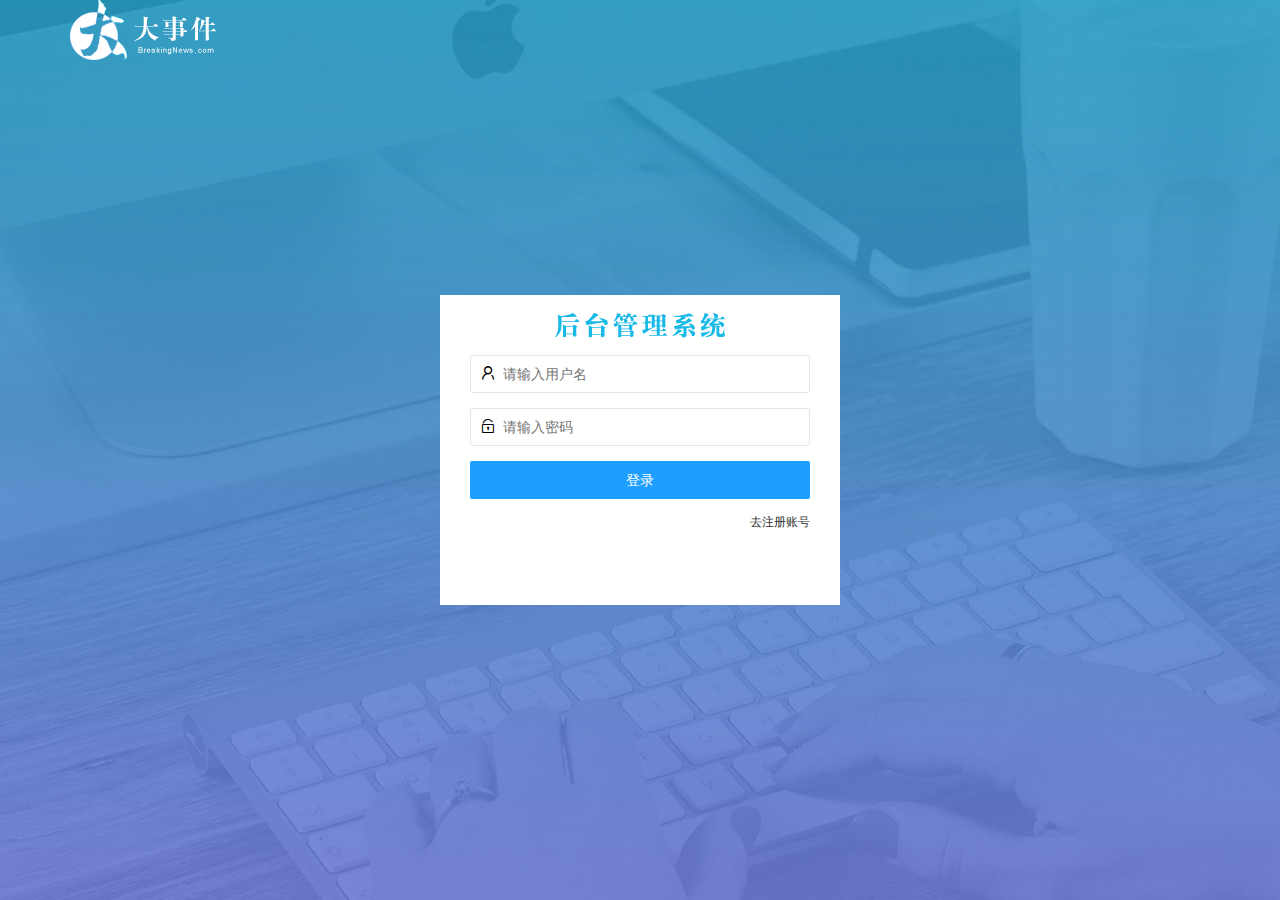
<file: login.html>
<!DOCTYPE html>
<html lang="en">
  <head>
    <meta charset="UTF-8" />
    <meta http-equiv="X-UA-Compatible" content="IE=edge" />
    <meta name="viewport" content="width=device-width, initial-scale=1.0" />
    <title>大事件-登录</title>
    <!-- 导入 LayUI 样式 -->
    <link rel="stylesheet" href="./assets/lib/layui/css/layui.css" />
    <!-- 导入自定义样式 -->
    <link rel="stylesheet" href="./assets/css/login.css" />
  </head>
  <body>
    <!-- 头部 logo 区域 -->
    <div class="layui-main">
      <img src="/assets/images/logo.png" alt="" />
    </div>

    <!-- 登录注册区域 -->
    <div class="loginAndRegBox">
      <div class="title-box"></div>
      <!-- 登录 -->
      <div class="login-box">
        <form class="layui-form" id="form_login">
          <!-- 用户名 -->
          <div class="layui-form-item">
            <i class="layui-icon layui-icon-username"></i>
            <input
              type="text"
              name="username"
              required
              lay-verify="required"
              placeholder="请输入用户名"
              autocomplete="off"
              class="layui-input"
            />
          </div>

          <!-- 密码 -->
          <div class="layui-form-item">
            <i class="layui-icon layui-icon-password"></i>
            <input
              type="password"
              name="password"
              required
              lay-verify="required"
              placeholder="请输入密码"
              autocomplete="off"
              class="layui-input"
            />
          </div>

          <!-- 登录按钮 -->
          <div class="layui-form-item">
            <!-- 注意：表单提交按钮和普通按钮的区别，就是 lay-submit 属性 -->
            <button
              class="layui-btn layui-btn-normal layui-btn-fluid"
              lay-submit
            >
              登录
            </button>
          </div>
          <div class="layui-form-item link">
            <a href="javascript:;" id="link_reg">去注册账号</a>
          </div>
        </form>
      </div>
      <!-- 注册 -->
      <div class="reg-box">
        <form class="layui-form" id="form_reg">
          <!-- 用户名 -->
          <div class="layui-form-item">
            <i class="layui-icon layui-icon-username"></i>
            <input
              type="text"
              name="username"
              required
              lay-verify="required"
              placeholder="请输入用户名"
              autocomplete="off"
              class="layui-input"
            />
          </div>

          <!-- 密码 -->
          <div class="layui-form-item">
            <i class="layui-icon layui-icon-password"></i>
            <input
              type="password"
              name="password"
              required
              lay-verify="required|password"
              placeholder="请输入密码"
              autocomplete="off"
              class="layui-input"
            />
          </div>

          <!-- 确认密码 -->
          <div class="layui-form-item">
            <i class="layui-icon layui-icon-password"></i>
            <input
              type="password"
              name="repassword"
              required
              lay-verify="required|pwd|repwd"
              placeholder="再次确认密码"
              autocomplete="off"
              class="layui-input"
            />
          </div>

          <!-- 注册按钮 -->
          <div class="layui-form-item">
            <!-- 注意：表单提交按钮和普通按钮的区别，就是 lay-submit 属性 -->
            <button
              class="layui-btn layui-btn-normal layui-btn-fluid"
              lay-submit
            >
              注册
            </button>
          </div>
          <div class="layui-form-item link">
            <a href="javascript:;" id="link_login">去登录</a>
          </div>
        </form>
      </div>
    </div>
    <script src="/assets/lib/layui/layui.all.js"></script>
    <script src="/assets/lib/jquery.js"></script>
    <script src="/assets/js/BaseApi.js"></script>
    <script src="/assets/js/login.js"></script>
  </body>
</html>
</file>
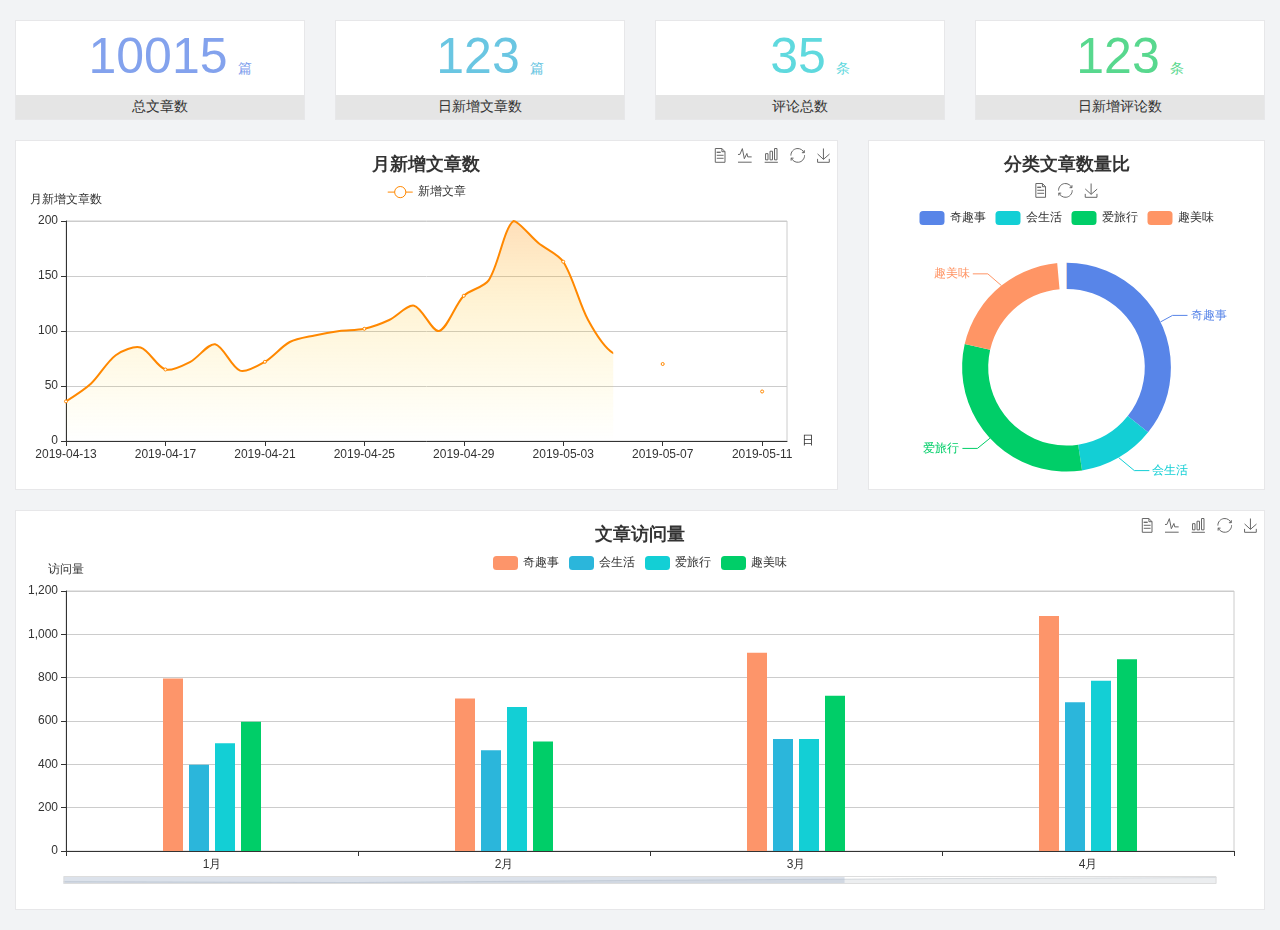
<file: home/dashboard.html>
<!DOCTYPE html>
<html lang="en">

<head>
  <meta charset="UTF-8">
  <meta name="viewport" content="width=device-width, initial-scale=1.0">
  <meta http-equiv="X-UA-Compatible" content="ie=edge">
  <title>图表统计</title>
  <link rel="stylesheet" href="../../assets/lib/bootstrap.css" />
  <link rel="stylesheet" href="../../assets/lib/main.css" />
  <script src="../../assets/lib/jquery.js"></script>
  <script type="text/javascript" src="../../assets/lib/echarts.min.js"></script>
</head>

<body>
  <div class="container-fluid">
    <div class="row spannel_list">
      <div class="col-sm-3 col-xs-6">
        <div class="spannel">
          <em>10015</em><span>篇</span>
          <b>总文章数</b>
        </div>
      </div>
      <div class="col-sm-3 col-xs-6">
        <div class="spannel scolor01">
          <em>123</em><span>篇</span>
          <b>日新增文章数</b>
        </div>
      </div>
      <div class="col-sm-3 col-xs-6">
        <div class="spannel scolor02">
          <em>35</em><span>条</span>
          <b>评论总数</b>
        </div>
      </div>
      <div class="col-sm-3 col-xs-6">
        <div class="spannel scolor03">
          <em>123</em><span>条</span>
          <b>日新增评论数</b>
        </div>
      </div>
    </div>
  </div>

  <div class="container-fluid">
    <div class="row curve-pie">
      <div class="col-lg-8 col-md-8">
        <div class="gragh_pannel" id="curve_show"></div>
      </div>
      <div class="col-lg-4 col-md-4">
        <div class="gragh_pannel" id="pie_show"></div>
      </div>
    </div>
  </div>

  <div class="container-fluid">
    <div class="column_pannel" id="column_show"></div>
  </div>

  <script>
    var oChart = echarts.init(document.getElementById('curve_show'));
    var aList_all = [
      { 'count': 36, 'date': '2019-04-13' },
      { 'count': 52, 'date': '2019-04-14' },
      { 'count': 78, 'date': '2019-04-15' },
      { 'count': 85, 'date': '2019-04-16' },
      { 'count': 65, 'date': '2019-04-17' },
      { 'count': 72, 'date': '2019-04-18' },
      { 'count': 88, 'date': '2019-04-19' },
      { 'count': 64, 'date': '2019-04-20' },
      { 'count': 72, 'date': '2019-04-21' },
      { 'count': 90, 'date': '2019-04-22' },
      { 'count': 96, 'date': '2019-04-23' },
      { 'count': 100, 'date': '2019-04-24' },
      { 'count': 102, 'date': '2019-04-25' },
      { 'count': 110, 'date': '2019-04-26' },
      { 'count': 123, 'date': '2019-04-27' },
      { 'count': 100, 'date': '2019-04-28' },
      { 'count': 132, 'date': '2019-04-29' },
      { 'count': 146, 'date': '2019-04-30' },
      { 'count': 200, 'date': '2019-05-01' },
      { 'count': 180, 'date': '2019-05-02' },
      { 'count': 163, 'date': '2019-05-03' },
      { 'count': 110, 'date': '2019-05-04' },
      { 'count': 80, 'date': '2019-05-05' },
      { 'count': 82, 'date': '2019-05-06' },
      { 'count': 70, 'date': '2019-05-07' },
      { 'count': 65, 'date': '2019-05-08' },
      { 'count': 54, 'date': '2019-05-09' },
      { 'count': 40, 'date': '2019-05-10' },
      { 'count': 45, 'date': '2019-05-11' },
      { 'count': 38, 'date': '2019-05-12' },
    ];

    let aCount = [];
    let aDate = [];

    for (var i = 0; i < aList_all.length; i++) {
      aCount.push(aList_all[i].count);
      aDate.push(aList_all[i].date);
    }

    var chartopt = {
      title: {
        text: '月新增文章数',
        left: 'center',
        top: '10'
      },
      tooltip: {
        trigger: 'axis'
      },
      legend: {
        data: ['新增文章'],
        top: '40'
      },
      toolbox: {
        show: true,
        feature: {
          mark: { show: true },
          dataView: { show: true, readOnly: false },
          magicType: { show: true, type: ['line', 'bar'] },
          restore: { show: true },
          saveAsImage: { show: true }
        }
      },
      calculable: true,
      xAxis: [
        {
          name: '日',
          type: 'category',
          boundaryGap: false,
          data: aDate
        }
      ],
      yAxis: [
        {
          name: '月新增文章数',
          type: 'value'
        }
      ],
      series: [
        {
          name: '新增文章',
          type: 'line',
          smooth: true,
          itemStyle: { normal: { areaStyle: { type: 'default' }, color: '#f80' }, lineStyle: { color: '#f80' } },
          data: aCount
        }],
      areaStyle: {
        normal: {
          color: new echarts.graphic.LinearGradient(0, 0, 0, 1, [{
            offset: 0,
            color: 'rgba(255,136,0,0.39)'
          }, {
            offset: .34,
            color: 'rgba(255,180,0,0.25)'
          }, {
            offset: 1,
            color: 'rgba(255,222,0,0.00)'
          }])

        }
      },
      grid: {
        show: true,
        x: 50,
        x2: 50,
        y: 80,
        height: 220
      }
    };

    oChart.setOption(chartopt);


    var oPie = echarts.init(document.getElementById('pie_show'));
    var oPieopt =
    {
      title: {
        top: 10,
        text: '分类文章数量比',
        x: 'center'
      },
      tooltip: {
        trigger: 'item',
        formatter: "{a} <br/>{b} : {c} ({d}%)"
      },
      color: ['#5885e8', '#13cfd5', '#00ce68', '#ff9565'],
      legend: {
        x: 'center',
        top: 65,
        data: ['奇趣事', '会生活', '爱旅行', '趣美味']
      },
      toolbox: {
        show: true,
        x: 'center',
        top: 35,
        feature: {
          mark: { show: true },
          dataView: { show: true, readOnly: false },
          magicType: {
            show: true,
            type: ['pie', 'funnel'],
            option: {
              funnel: {
                x: '25%',
                width: '50%',
                funnelAlign: 'left',
                max: 1548
              }
            }
          },
          restore: { show: true },
          saveAsImage: { show: true }
        }
      },
      calculable: true,
      series: [
        {
          name: '访问来源',
          type: 'pie',
          radius: ['45%', '60%'],
          center: ['50%', '65%'],
          data: [
            { value: 300, name: '奇趣事' },
            { value: 100, name: '会生活' },
            { value: 260, name: '爱旅行' },
            { value: 180, name: '趣美味' }
          ]
        }
      ]
    };
    oPie.setOption(oPieopt);



    var oColumn = this.echarts.init(document.getElementById('column_show'));
    var oColumnopt =
    {
      title: {
        text: '文章访问量',
        left: 'center',
        top: '10'
      },
      tooltip: {
        trigger: 'axis'
      },
      legend: {
        data: ['奇趣事', '会生活', '爱旅行', '趣美味'],
        top: '40'
      },
      toolbox: {
        show: true,
        feature: {
          mark: { show: true },
          dataView: { show: true, readOnly: false },
          magicType: { show: true, type: ['line', 'bar'] },
          restore: { show: true },
          saveAsImage: { show: true }
        }
      },
      calculable: true,
      xAxis: [
        {
          type: 'category',
          data: ['1月', '2月', '3月', '4月', '5月']
        }
      ],
      yAxis: [
        {
          name: '访问量',
          type: 'value'
        }
      ],
      series: [
        {
          name: '奇趣事',
          type: 'bar',
          barWidth: 20,
          itemStyle: {
            normal: { areaStyle: { type: 'default' }, color: '#fd956a' }
          },
          data: [800, 708, 920, 1090, 1200]
        },
        {
          name: '会生活',
          type: 'bar',
          barWidth: 20,
          itemStyle: {
            normal: { areaStyle: { type: 'default' }, color: '#2bb6db' }
          },
          data: [400, 468, 520, 690, 800]
        },
        {
          name: '爱旅行',
          type: 'bar',
          barWidth: 20,
          itemStyle: {
            normal: { areaStyle: { type: 'default' }, color: '#13cfd5' }
          },
          data: [500, 668, 520, 790, 900]
        },
        {
          name: '趣美味',
          type: 'bar',
          barWidth: 20,
          itemStyle: {
            normal: { areaStyle: { type: 'default' }, color: '#00ce68' }
          },
          data: [600, 508, 720, 890, 1000]
        }
      ],
      grid: {
        show: true,
        x: 50,
        x2: 30,
        y: 80,
        height: 260
      },
      dataZoom: [//给x轴设置滚动条
        {
          start: 0,//默认为0
          end: 100 - 1000 / 31,//默认为100
          type: 'slider',
          show: true,
          xAxisIndex: [0],
          handleSize: 0,//滑动条的 左右2个滑动条的大小
          height: 8,//组件高度
          left: 45, //左边的距离
          right: 50,//右边的距离
          bottom: 26,//右边的距离
          handleColor: '#ddd',//h滑动图标的颜色
          handleStyle: {
            borderColor: "#cacaca",
            borderWidth: "1",
            shadowBlur: 2,
            background: "#ddd",
            shadowColor: "#ddd",
          }
        }]
    };
    oColumn.setOption(oColumnopt);
  </script>
</body>

</html>
</file>
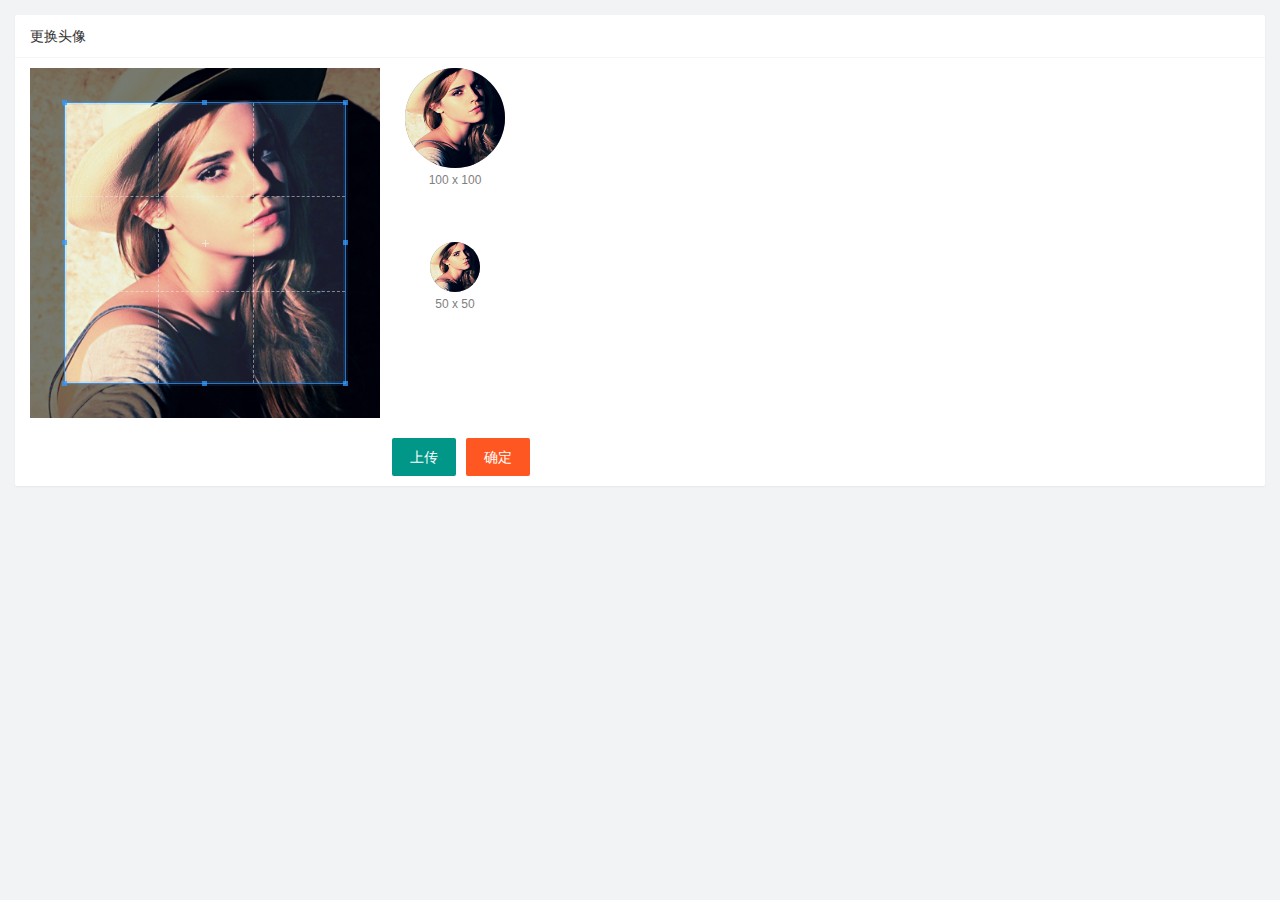
<file: user/user_avatar.html>
<!DOCTYPE html>
<html lang="en">
  <head>
    <meta charset="UTF-8" />
    <meta http-equiv="X-UA-Compatible" content="IE=edge" />
    <meta name="viewport" content="width=device-width, initial-scale=1.0" />
    <title>Document</title>
    <link rel="stylesheet" href="/assets/lib/layui/css/layui.css" />
    <link rel="stylesheet" href="/assets/lib/cropper/cropper.css" />
    <link rel="stylesheet" href="/assets/css/user/user_avatar.css" />
  </head>
  <body>
    <div class="layui-card">
      <div class="layui-card-header">更换头像</div>
      <div class="layui-card-body">
        <!-- 第一行的图片裁剪和预览区域 -->
        <div class="row1">
          <!-- 图片裁剪区域 -->
          <div class="cropper-box">
            <!-- 这个 img 标签很重要，将来会把它初始化为裁剪区域 -->
            <img id="image" src="/assets/images/sample.jpg" />
          </div>
          <!-- 图片的预览区域 -->
          <div class="preview-box">
            <div>
              <!-- 宽高为 100px 的预览区域 -->
              <div class="img-preview w100"></div>
              <p class="size">100 x 100</p>
            </div>
            <div>
              <!-- 宽高为 50px 的预览区域 -->
              <div class="img-preview w50"></div>
              <p class="size">50 x 50</p>
            </div>
          </div>
        </div>
        <!-- 第二行的按钮区域 -->
        <div class="row2">
          <input type="file" id="file" accept="image/png,image/jpeg" />
          <button type="button" class="layui-btn" id="btnChooImage">上传</button>
          <button type="button" class="layui-btn layui-btn-danger" id="btnUpload">确定</button>
        </div>
      </div>
    </div>
    <script src="/assets/lib/layui/layui.all.js"></script>
    <script src="/assets/lib/jquery.js"></script>
    <script src="/assets/lib/cropper/Cropper.js"></script>
    <script src="/assets/lib/cropper/jquery-cropper.js"></script>
    <script src="/assets/js/BaseApi.js"></script>
    <script src="/assets/js/user/user_avatar.js"></script>
  </body>
</html>
</file>
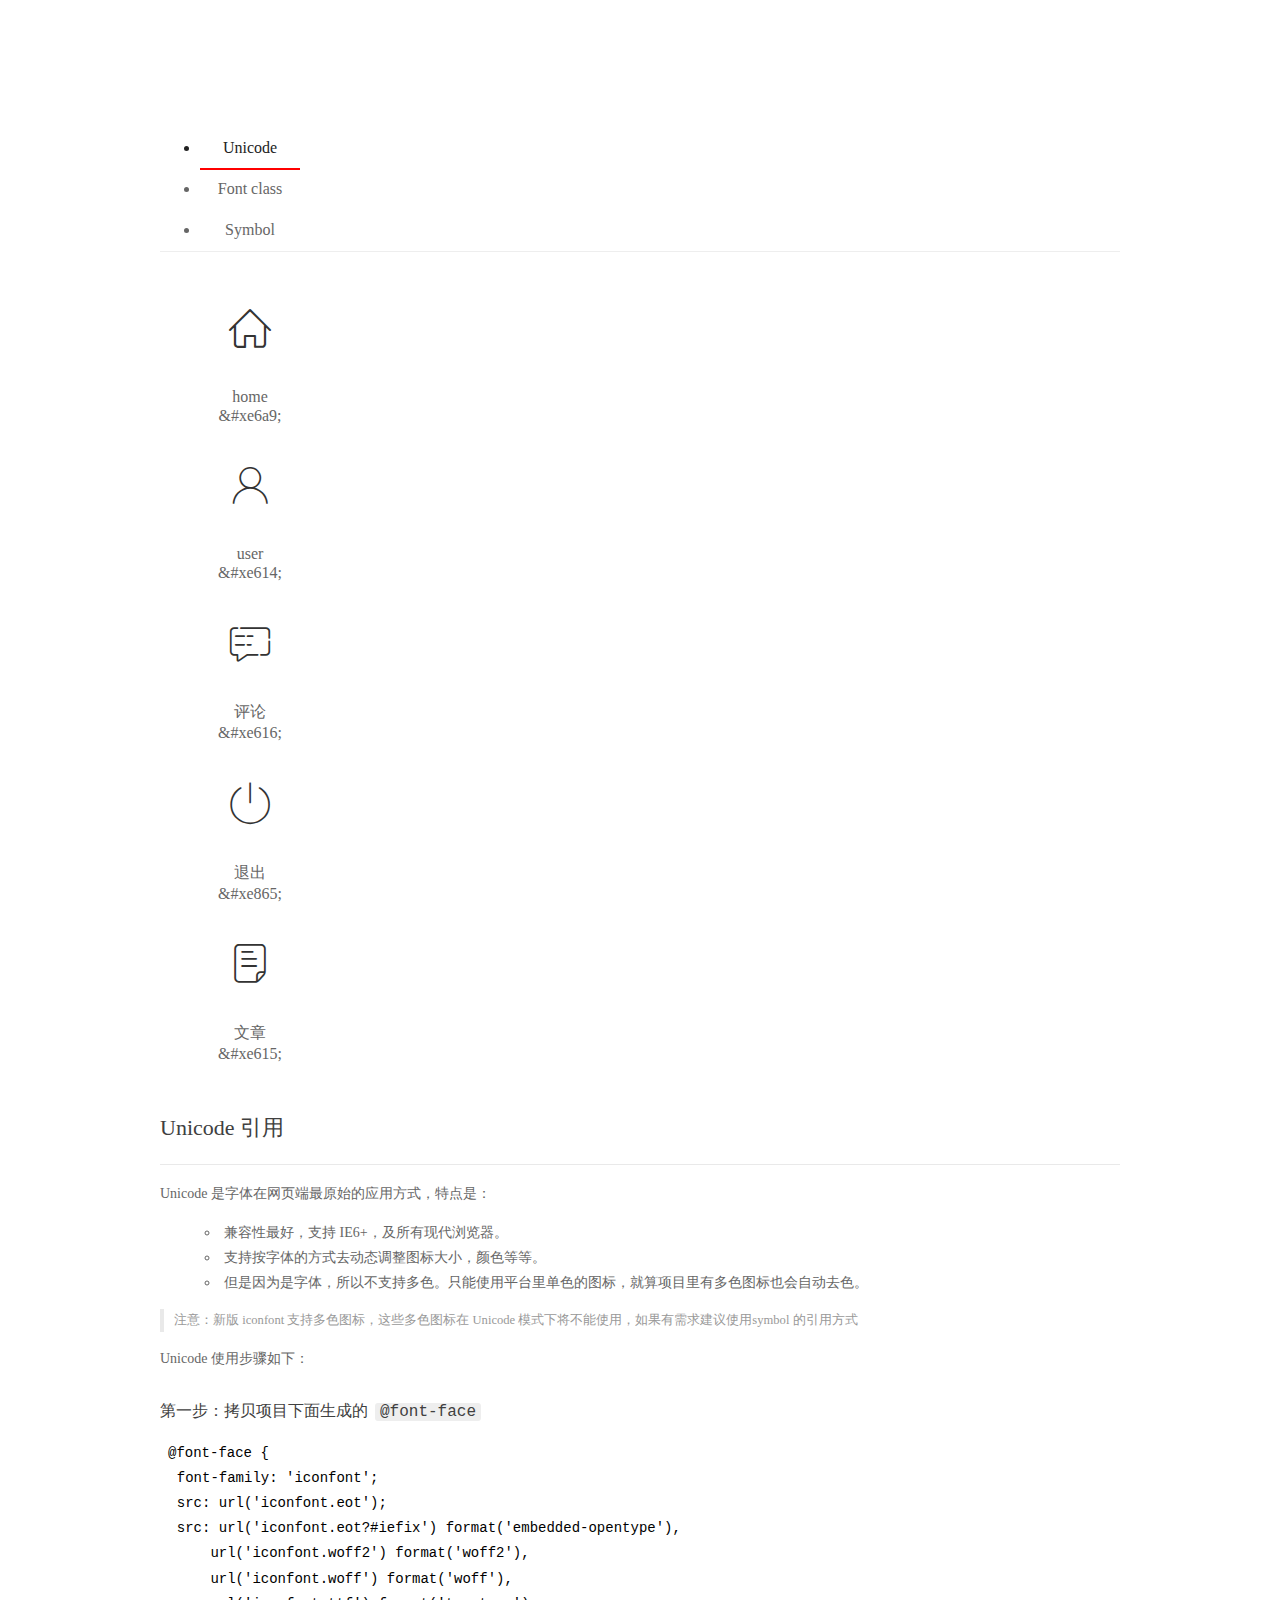
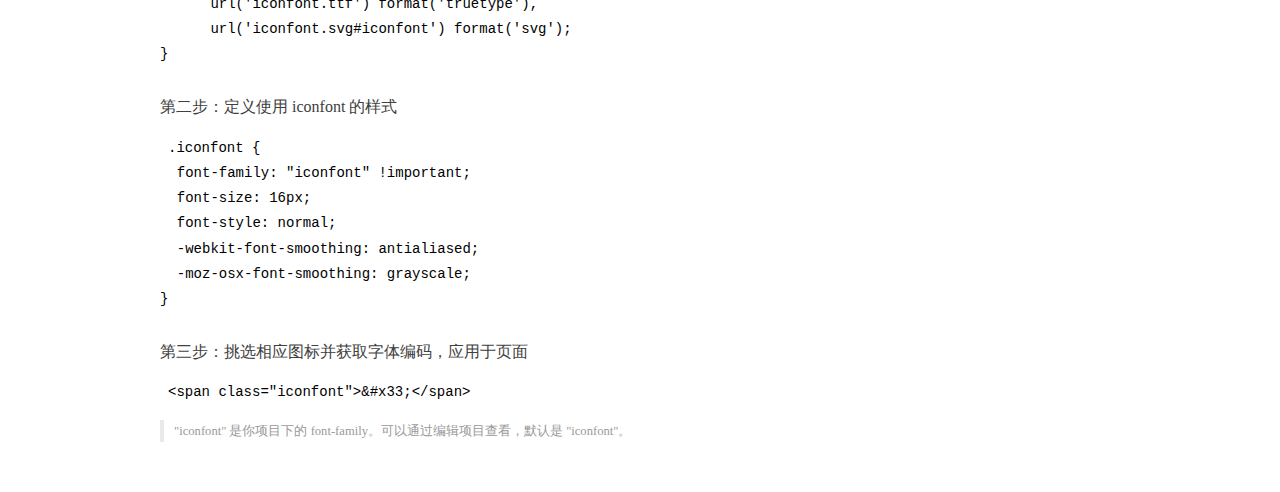
<file: assets/fonts/demo_index.html>
<!DOCTYPE html>
<html>
<head>
  <meta charset="utf-8"/>
  <title>IconFont Demo</title>
  <link rel="shortcut icon" href="https://gtms04.alicdn.com/tps/i4/TB1_oz6GVXXXXaFXpXXJDFnIXXX-64-64.ico" type="image/x-icon"/>
  <link rel="stylesheet" href="https://g.alicdn.com/thx/cube/1.3.2/cube.min.css">
  <link rel="stylesheet" href="demo.css">
  <link rel="stylesheet" href="iconfont.css">
  <script src="iconfont.js"></script>
  <!-- jQuery -->
  <script src="https://a1.alicdn.com/oss/uploads/2018/12/26/7bfddb60-08e8-11e9-9b04-53e73bb6408b.js"></script>
  <!-- 代码高亮 -->
  <script src="https://a1.alicdn.com/oss/uploads/2018/12/26/a3f714d0-08e6-11e9-8a15-ebf944d7534c.js"></script>
</head>
<body>
  <div class="main">
    <h1 class="logo"><a href="https://www.iconfont.cn/" title="iconfont 首页" target="_blank">&#xe86b;</a></h1>
    <div class="nav-tabs">
      <ul id="tabs" class="dib-box">
        <li class="dib active"><span>Unicode</span></li>
        <li class="dib"><span>Font class</span></li>
        <li class="dib"><span>Symbol</span></li>
      </ul>
      
    </div>
    <div class="tab-container">
      <div class="content unicode" style="display: block;">
          <ul class="icon_lists dib-box">
          
            <li class="dib">
              <span class="icon iconfont">&#xe6a9;</span>
                <div class="name">home</div>
                <div class="code-name">&amp;#xe6a9;</div>
              </li>
          
            <li class="dib">
              <span class="icon iconfont">&#xe614;</span>
                <div class="name">user</div>
                <div class="code-name">&amp;#xe614;</div>
              </li>
          
            <li class="dib">
              <span class="icon iconfont">&#xe616;</span>
                <div class="name">评论</div>
                <div class="code-name">&amp;#xe616;</div>
              </li>
          
            <li class="dib">
              <span class="icon iconfont">&#xe865;</span>
                <div class="name">退出</div>
                <div class="code-name">&amp;#xe865;</div>
              </li>
          
            <li class="dib">
              <span class="icon iconfont">&#xe615;</span>
                <div class="name">文章</div>
                <div class="code-name">&amp;#xe615;</div>
              </li>
          
          </ul>
          <div class="article markdown">
          <h2 id="unicode-">Unicode 引用</h2>
          <hr>

          <p>Unicode 是字体在网页端最原始的应用方式，特点是：</p>
          <ul>
            <li>兼容性最好，支持 IE6+，及所有现代浏览器。</li>
            <li>支持按字体的方式去动态调整图标大小，颜色等等。</li>
            <li>但是因为是字体，所以不支持多色。只能使用平台里单色的图标，就算项目里有多色图标也会自动去色。</li>
          </ul>
          <blockquote>
            <p>注意：新版 iconfont 支持多色图标，这些多色图标在 Unicode 模式下将不能使用，如果有需求建议使用symbol 的引用方式</p>
          </blockquote>
          <p>Unicode 使用步骤如下：</p>
          <h3 id="-font-face">第一步：拷贝项目下面生成的 <code>@font-face</code></h3>
<pre><code class="language-css"
>@font-face {
  font-family: 'iconfont';
  src: url('iconfont.eot');
  src: url('iconfont.eot?#iefix') format('embedded-opentype'),
      url('iconfont.woff2') format('woff2'),
      url('iconfont.woff') format('woff'),
      url('iconfont.ttf') format('truetype'),
      url('iconfont.svg#iconfont') format('svg');
}
</code></pre>
          <h3 id="-iconfont-">第二步：定义使用 iconfont 的样式</h3>
<pre><code class="language-css"
>.iconfont {
  font-family: "iconfont" !important;
  font-size: 16px;
  font-style: normal;
  -webkit-font-smoothing: antialiased;
  -moz-osx-font-smoothing: grayscale;
}
</code></pre>
          <h3 id="-">第三步：挑选相应图标并获取字体编码，应用于页面</h3>
<pre>
<code class="language-html"
>&lt;span class="iconfont"&gt;&amp;#x33;&lt;/span&gt;
</code></pre>
          <blockquote>
            <p>"iconfont" 是你项目下的 font-family。可以通过编辑项目查看，默认是 "iconfont"。</p>
          </blockquote>
          </div>
      </div>
      <div class="content font-class">
        <ul class="icon_lists dib-box">
          
          <li class="dib">
            <span class="icon iconfont icon-home"></span>
            <div class="name">
              home
            </div>
            <div class="code-name">.icon-home
            </div>
          </li>
          
          <li class="dib">
            <span class="icon iconfont icon-user"></span>
            <div class="name">
              user
            </div>
            <div class="code-name">.icon-user
            </div>
          </li>
          
          <li class="dib">
            <span class="icon iconfont icon-pinglun"></span>
            <div class="name">
              评论
            </div>
            <div class="code-name">.icon-pinglun
            </div>
          </li>
          
          <li class="dib">
            <span class="icon iconfont icon-tuichu"></span>
            <div class="name">
              退出
            </div>
            <div class="code-name">.icon-tuichu
            </div>
          </li>
          
          <li class="dib">
            <span class="icon iconfont icon-16"></span>
            <div class="name">
              文章
            </div>
            <div class="code-name">.icon-16
            </div>
          </li>
          
        </ul>
        <div class="article markdown">
        <h2 id="font-class-">font-class 引用</h2>
        <hr>

        <p>font-class 是 Unicode 使用方式的一种变种，主要是解决 Unicode 书写不直观，语意不明确的问题。</p>
        <p>与 Unicode 使用方式相比，具有如下特点：</p>
        <ul>
          <li>兼容性良好，支持 IE8+，及所有现代浏览器。</li>
          <li>相比于 Unicode 语意明确，书写更直观。可以很容易分辨这个 icon 是什么。</li>
          <li>因为使用 class 来定义图标，所以当要替换图标时，只需要修改 class 里面的 Unicode 引用。</li>
          <li>不过因为本质上还是使用的字体，所以多色图标还是不支持的。</li>
        </ul>
        <p>使用步骤如下：</p>
        <h3 id="-fontclass-">第一步：引入项目下面生成的 fontclass 代码：</h3>
<pre><code class="language-html">&lt;link rel="stylesheet" href="./iconfont.css"&gt;
</code></pre>
        <h3 id="-">第二步：挑选相应图标并获取类名，应用于页面：</h3>
<pre><code class="language-html">&lt;span class="iconfont icon-xxx"&gt;&lt;/span&gt;
</code></pre>
        <blockquote>
          <p>"
            iconfont" 是你项目下的 font-family。可以通过编辑项目查看，默认是 "iconfont"。</p>
        </blockquote>
      </div>
      </div>
      <div class="content symbol">
          <ul class="icon_lists dib-box">
          
            <li class="dib">
                <svg class="icon svg-icon" aria-hidden="true">
                  <use xlink:href="#icon-home"></use>
                </svg>
                <div class="name">home</div>
                <div class="code-name">#icon-home</div>
            </li>
          
            <li class="dib">
                <svg class="icon svg-icon" aria-hidden="true">
                  <use xlink:href="#icon-user"></use>
                </svg>
                <div class="name">user</div>
                <div class="code-name">#icon-user</div>
            </li>
          
            <li class="dib">
                <svg class="icon svg-icon" aria-hidden="true">
                  <use xlink:href="#icon-pinglun"></use>
                </svg>
                <div class="name">评论</div>
                <div class="code-name">#icon-pinglun</div>
            </li>
          
            <li class="dib">
                <svg class="icon svg-icon" aria-hidden="true">
                  <use xlink:href="#icon-tuichu"></use>
                </svg>
                <div class="name">退出</div>
                <div class="code-name">#icon-tuichu</div>
            </li>
          
            <li class="dib">
                <svg class="icon svg-icon" aria-hidden="true">
                  <use xlink:href="#icon-16"></use>
                </svg>
                <div class="name">文章</div>
                <div class="code-name">#icon-16</div>
            </li>
          
          </ul>
          <div class="article markdown">
          <h2 id="symbol-">Symbol 引用</h2>
          <hr>

          <p>这是一种全新的使用方式，应该说这才是未来的主流，也是平台目前推荐的用法。相关介绍可以参考这篇<a href="">文章</a>
            这种用法其实是做了一个 SVG 的集合，与另外两种相比具有如下特点：</p>
          <ul>
            <li>支持多色图标了，不再受单色限制。</li>
            <li>通过一些技巧，支持像字体那样，通过 <code>font-size</code>, <code>color</code> 来调整样式。</li>
            <li>兼容性较差，支持 IE9+，及现代浏览器。</li>
            <li>浏览器渲染 SVG 的性能一般，还不如 png。</li>
          </ul>
          <p>使用步骤如下：</p>
          <h3 id="-symbol-">第一步：引入项目下面生成的 symbol 代码：</h3>
<pre><code class="language-html">&lt;script src="./iconfont.js"&gt;&lt;/script&gt;
</code></pre>
          <h3 id="-css-">第二步：加入通用 CSS 代码（引入一次就行）：</h3>
<pre><code class="language-html">&lt;style&gt;
.icon {
  width: 1em;
  height: 1em;
  vertical-align: -0.15em;
  fill: currentColor;
  overflow: hidden;
}
&lt;/style&gt;
</code></pre>
          <h3 id="-">第三步：挑选相应图标并获取类名，应用于页面：</h3>
<pre><code class="language-html">&lt;svg class="icon" aria-hidden="true"&gt;
  &lt;use xlink:href="#icon-xxx"&gt;&lt;/use&gt;
&lt;/svg&gt;
</code></pre>
          </div>
      </div>

    </div>
  </div>
  <script>
  $(document).ready(function () {
      $('.tab-container .content:first').show()

      $('#tabs li').click(function (e) {
        var tabContent = $('.tab-container .content')
        var index = $(this).index()

        if ($(this).hasClass('active')) {
          return
        } else {
          $('#tabs li').removeClass('active')
          $(this).addClass('active')

          tabContent.hide().eq(index).fadeIn()
        }
      })
    })
  </script>
</body>
</html>
</file>
<file: assets/lib/layui/css/layui.css>
/** layui-v2.5.5 MIT License By https://www.layui.com */
 .layui-inline,img{display:inline-block;vertical-align:middle}h1,h2,h3,h4,h5,h6{font-weight:400}.layui-edge,.layui-header,.layui-inline,.layui-main{position:relative}.layui-body,.layui-edge,.layui-elip{overflow:hidden}.layui-btn,.layui-edge,.layui-inline,img{vertical-align:middle}.layui-btn,.layui-disabled,.layui-icon,.layui-unselect{-moz-user-select:none;-webkit-user-select:none;-ms-user-select:none}.layui-elip,.layui-form-checkbox span,.layui-form-pane .layui-form-label{text-overflow:ellipsis;white-space:nowrap}.layui-breadcrumb,.layui-tree-btnGroup{visibility:hidden}blockquote,body,button,dd,div,dl,dt,form,h1,h2,h3,h4,h5,h6,input,li,ol,p,pre,td,textarea,th,ul{margin:0;padding:0;-webkit-tap-highlight-color:rgba(0,0,0,0)}a:active,a:hover{outline:0}img{border:none}li{list-style:none}table{border-collapse:collapse;border-spacing:0}h4,h5,h6{font-size:100%}button,input,optgroup,option,select,textarea{font-family:inherit;font-size:inherit;font-style:inherit;font-weight:inherit;outline:0}pre{white-space:pre-wrap;white-space:-moz-pre-wrap;white-space:-pre-wrap;white-space:-o-pre-wrap;word-wrap:break-word}body{line-height:24px;font:14px Helvetica Neue,Helvetica,PingFang SC,Tahoma,Arial,sans-serif}hr{height:1px;margin:10px 0;border:0;clear:both}a{color:#333;text-decoration:none}a:hover{color:#777}a cite{font-style:normal;*cursor:pointer}.layui-border-box,.layui-border-box *{box-sizing:border-box}.layui-box,.layui-box *{box-sizing:content-box}.layui-clear{clear:both;*zoom:1}.layui-clear:after{content:'\20';clear:both;*zoom:1;display:block;height:0}.layui-inline{*display:inline;*zoom:1}.layui-edge{display:inline-block;width:0;height:0;border-width:6px;border-style:dashed;border-color:transparent}.layui-edge-top{top:-4px;border-bottom-color:#999;border-bottom-style:solid}.layui-edge-right{border-left-color:#999;border-left-style:solid}.layui-edge-bottom{top:2px;border-top-color:#999;border-top-style:solid}.layui-edge-left{border-right-color:#999;border-right-style:solid}.layui-disabled,.layui-disabled:hover{color:#d2d2d2!important;cursor:not-allowed!important}.layui-circle{border-radius:100%}.layui-show{display:block!important}.layui-hide{display:none!important}@font-face{font-family:layui-icon;src:url(../font/iconfont.eot?v=250);src:url(../font/iconfont.eot?v=250#iefix) format('embedded-opentype'),url(../font/iconfont.woff2?v=250) format('woff2'),url(../font/iconfont.woff?v=250) format('woff'),url(../font/iconfont.ttf?v=250) format('truetype'),url(../font/iconfont.svg?v=250#layui-icon) format('svg')}.layui-icon{font-family:layui-icon!important;font-size:16px;font-style:normal;-webkit-font-smoothing:antialiased;-moz-osx-font-smoothing:grayscale}.layui-icon-reply-fill:before{content:"\e611"}.layui-icon-set-fill:before{content:"\e614"}.layui-icon-menu-fill:before{content:"\e60f"}.layui-icon-search:before{content:"\e615"}.layui-icon-share:before{content:"\e641"}.layui-icon-set-sm:before{content:"\e620"}.layui-icon-engine:before{content:"\e628"}.layui-icon-close:before{content:"\1006"}.layui-icon-close-fill:before{content:"\1007"}.layui-icon-chart-screen:before{content:"\e629"}.layui-icon-star:before{content:"\e600"}.layui-icon-circle-dot:before{content:"\e617"}.layui-icon-chat:before{content:"\e606"}.layui-icon-release:before{content:"\e609"}.layui-icon-list:before{content:"\e60a"}.layui-icon-chart:before{content:"\e62c"}.layui-icon-ok-circle:before{content:"\1005"}.layui-icon-layim-theme:before{content:"\e61b"}.layui-icon-table:before{content:"\e62d"}.layui-icon-right:before{content:"\e602"}.layui-icon-left:before{content:"\e603"}.layui-icon-cart-simple:before{content:"\e698"}.layui-icon-face-cry:before{content:"\e69c"}.layui-icon-face-smile:before{content:"\e6af"}.layui-icon-survey:before{content:"\e6b2"}.layui-icon-tree:before{content:"\e62e"}.layui-icon-upload-circle:before{content:"\e62f"}.layui-icon-add-circle:before{content:"\e61f"}.layui-icon-download-circle:before{content:"\e601"}.layui-icon-templeate-1:before{content:"\e630"}.layui-icon-util:before{content:"\e631"}.layui-icon-face-surprised:before{content:"\e664"}.layui-icon-edit:before{content:"\e642"}.layui-icon-speaker:before{content:"\e645"}.layui-icon-down:before{content:"\e61a"}.layui-icon-file:before{content:"\e621"}.layui-icon-layouts:before{content:"\e632"}.layui-icon-rate-half:before{content:"\e6c9"}.layui-icon-add-circle-fine:before{content:"\e608"}.layui-icon-prev-circle:before{content:"\e633"}.layui-icon-read:before{content:"\e705"}.layui-icon-404:before{content:"\e61c"}.layui-icon-carousel:before{content:"\e634"}.layui-icon-help:before{content:"\e607"}.layui-icon-code-circle:before{content:"\e635"}.layui-icon-water:before{content:"\e636"}.layui-icon-username:before{content:"\e66f"}.layui-icon-find-fill:before{content:"\e670"}.layui-icon-about:before{content:"\e60b"}.layui-icon-location:before{content:"\e715"}.layui-icon-up:before{content:"\e619"}.layui-icon-pause:before{content:"\e651"}.layui-icon-date:before{content:"\e637"}.layui-icon-layim-uploadfile:before{content:"\e61d"}.layui-icon-delete:before{content:"\e640"}.layui-icon-play:before{content:"\e652"}.layui-icon-top:before{content:"\e604"}.layui-icon-friends:before{content:"\e612"}.layui-icon-refresh-3:before{content:"\e9aa"}.layui-icon-ok:before{content:"\e605"}.layui-icon-layer:before{content:"\e638"}.layui-icon-face-smile-fine:before{content:"\e60c"}.layui-icon-dollar:before{content:"\e659"}.layui-icon-group:before{content:"\e613"}.layui-icon-layim-download:before{content:"\e61e"}.layui-icon-picture-fine:before{content:"\e60d"}.layui-icon-link:before{content:"\e64c"}.layui-icon-diamond:before{content:"\e735"}.layui-icon-log:before{content:"\e60e"}.layui-icon-rate-solid:before{content:"\e67a"}.layui-icon-fonts-del:before{content:"\e64f"}.layui-icon-unlink:before{content:"\e64d"}.layui-icon-fonts-clear:before{content:"\e639"}.layui-icon-triangle-r:before{content:"\e623"}.layui-icon-circle:before{content:"\e63f"}.layui-icon-radio:before{content:"\e643"}.layui-icon-align-center:before{content:"\e647"}.layui-icon-align-right:before{content:"\e648"}.layui-icon-align-left:before{content:"\e649"}.layui-icon-loading-1:before{content:"\e63e"}.layui-icon-return:before{content:"\e65c"}.layui-icon-fonts-strong:before{content:"\e62b"}.layui-icon-upload:before{content:"\e67c"}.layui-icon-dialogue:before{content:"\e63a"}.layui-icon-video:before{content:"\e6ed"}.layui-icon-headset:before{content:"\e6fc"}.layui-icon-cellphone-fine:before{content:"\e63b"}.layui-icon-add-1:before{content:"\e654"}.layui-icon-face-smile-b:before{content:"\e650"}.layui-icon-fonts-html:before{content:"\e64b"}.layui-icon-form:before{content:"\e63c"}.layui-icon-cart:before{content:"\e657"}.layui-icon-camera-fill:before{content:"\e65d"}.layui-icon-tabs:before{content:"\e62a"}.layui-icon-fonts-code:before{content:"\e64e"}.layui-icon-fire:before{content:"\e756"}.layui-icon-set:before{content:"\e716"}.layui-icon-fonts-u:before{content:"\e646"}.layui-icon-triangle-d:before{content:"\e625"}.layui-icon-tips:before{content:"\e702"}.layui-icon-picture:before{content:"\e64a"}.layui-icon-more-vertical:before{content:"\e671"}.layui-icon-flag:before{content:"\e66c"}.layui-icon-loading:before{content:"\e63d"}.layui-icon-fonts-i:before{content:"\e644"}.layui-icon-refresh-1:before{content:"\e666"}.layui-icon-rmb:before{content:"\e65e"}.layui-icon-home:before{content:"\e68e"}.layui-icon-user:before{content:"\e770"}.layui-icon-notice:before{content:"\e667"}.layui-icon-login-weibo:before{content:"\e675"}.layui-icon-voice:before{content:"\e688"}.layui-icon-upload-drag:before{content:"\e681"}.layui-icon-login-qq:before{content:"\e676"}.layui-icon-snowflake:before{content:"\e6b1"}.layui-icon-file-b:before{content:"\e655"}.layui-icon-template:before{content:"\e663"}.layui-icon-auz:before{content:"\e672"}.layui-icon-console:before{content:"\e665"}.layui-icon-app:before{content:"\e653"}.layui-icon-prev:before{content:"\e65a"}.layui-icon-website:before{content:"\e7ae"}.layui-icon-next:before{content:"\e65b"}.layui-icon-component:before{content:"\e857"}.layui-icon-more:before{content:"\e65f"}.layui-icon-login-wechat:before{content:"\e677"}.layui-icon-shrink-right:before{content:"\e668"}.layui-icon-spread-left:before{content:"\e66b"}.layui-icon-camera:before{content:"\e660"}.layui-icon-note:before{content:"\e66e"}.layui-icon-refresh:before{content:"\e669"}.layui-icon-female:before{content:"\e661"}.layui-icon-male:before{content:"\e662"}.layui-icon-password:before{content:"\e673"}.layui-icon-senior:before{content:"\e674"}.layui-icon-theme:before{content:"\e66a"}.layui-icon-tread:before{content:"\e6c5"}.layui-icon-praise:before{content:"\e6c6"}.layui-icon-star-fill:before{content:"\e658"}.layui-icon-rate:before{content:"\e67b"}.layui-icon-template-1:before{content:"\e656"}.layui-icon-vercode:before{content:"\e679"}.layui-icon-cellphone:before{content:"\e678"}.layui-icon-screen-full:before{content:"\e622"}.layui-icon-screen-restore:before{content:"\e758"}.layui-icon-cols:before{content:"\e610"}.layui-icon-export:before{content:"\e67d"}.layui-icon-print:before{content:"\e66d"}.layui-icon-slider:before{content:"\e714"}.layui-icon-addition:before{content:"\e624"}.layui-icon-subtraction:before{content:"\e67e"}.layui-icon-service:before{content:"\e626"}.layui-icon-transfer:before{content:"\e691"}.layui-main{width:1140px;margin:0 auto}.layui-header{z-index:1000;height:60px}.layui-header a:hover{transition:all .5s;-webkit-transition:all .5s}.layui-side{position:fixed;left:0;top:0;bottom:0;z-index:999;width:200px;overflow-x:hidden}.layui-side-scroll{position:relative;width:220px;height:100%;overflow-x:hidden}.layui-body{position:absolute;left:200px;right:0;top:0;bottom:0;z-index:998;width:auto;overflow-y:auto;box-sizing:border-box}.layui-layout-body{overflow:hidden}.layui-layout-admin .layui-header{background-color:#23262E}.layui-layout-admin .layui-side{top:60px;width:200px;overflow-x:hidden}.layui-layout-admin .layui-body{position:fixed;top:60px;bottom:44px}.layui-layout-admin .layui-main{width:auto;margin:0 15px}.layui-layout-admin .layui-footer{position:fixed;left:200px;right:0;bottom:0;height:44px;line-height:44px;padding:0 15px;background-color:#eee}.layui-layout-admin .layui-logo{position:absolute;left:0;top:0;width:200px;height:100%;line-height:60px;text-align:center;color:#009688;font-size:16px}.layui-layout-admin .layui-header .layui-nav{background:0 0}.layui-layout-left{position:absolute!important;left:200px;top:0}.layui-layout-right{position:absolute!important;right:0;top:0}.layui-container{position:relative;margin:0 auto;padding:0 15px;box-sizing:border-box}.layui-fluid{position:relative;margin:0 auto;padding:0 15px}.layui-row:after,.layui-row:before{content:'';display:block;clear:both}.layui-col-lg1,.layui-col-lg10,.layui-col-lg11,.layui-col-lg12,.layui-col-lg2,.layui-col-lg3,.layui-col-lg4,.layui-col-lg5,.layui-col-lg6,.layui-col-lg7,.layui-col-lg8,.layui-col-lg9,.layui-col-md1,.layui-col-md10,.layui-col-md11,.layui-col-md12,.layui-col-md2,.layui-col-md3,.layui-col-md4,.layui-col-md5,.layui-col-md6,.layui-col-md7,.layui-col-md8,.layui-col-md9,.layui-col-sm1,.layui-col-sm10,.layui-col-sm11,.layui-col-sm12,.layui-col-sm2,.layui-col-sm3,.layui-col-sm4,.layui-col-sm5,.layui-col-sm6,.layui-col-sm7,.layui-col-sm8,.layui-col-sm9,.layui-col-xs1,.layui-col-xs10,.layui-col-xs11,.layui-col-xs12,.layui-col-xs2,.layui-col-xs3,.layui-col-xs4,.layui-col-xs5,.layui-col-xs6,.layui-col-xs7,.layui-col-xs8,.layui-col-xs9{position:relative;display:block;box-sizing:border-box}.layui-col-xs1,.layui-col-xs10,.layui-col-xs11,.layui-col-xs12,.layui-col-xs2,.layui-col-xs3,.layui-col-xs4,.layui-col-xs5,.layui-col-xs6,.layui-col-xs7,.layui-col-xs8,.layui-col-xs9{float:left}.layui-col-xs1{width:8.33333333%}.layui-col-xs2{width:16.66666667%}.layui-col-xs3{width:25%}.layui-col-xs4{width:33.33333333%}.layui-col-xs5{width:41.66666667%}.layui-col-xs6{width:50%}.layui-col-xs7{width:58.33333333%}.layui-col-xs8{width:66.66666667%}.layui-col-xs9{width:75%}.layui-col-xs10{width:83.33333333%}.layui-col-xs11{width:91.66666667%}.layui-col-xs12{width:100%}.layui-col-xs-offset1{margin-left:8.33333333%}.layui-col-xs-offset2{margin-left:16.66666667%}.layui-col-xs-offset3{margin-left:25%}.layui-col-xs-offset4{margin-left:33.33333333%}.layui-col-xs-offset5{margin-left:41.66666667%}.layui-col-xs-offset6{margin-left:50%}.layui-col-xs-offset7{margin-left:58.33333333%}.layui-col-xs-offset8{margin-left:66.66666667%}.layui-col-xs-offset9{margin-left:75%}.layui-col-xs-offset10{margin-left:83.33333333%}.layui-col-xs-offset11{margin-left:91.66666667%}.layui-col-xs-offset12{margin-left:100%}@media screen and (max-width:768px){.layui-hide-xs{display:none!important}.layui-show-xs-block{display:block!important}.layui-show-xs-inline{display:inline!important}.layui-show-xs-inline-block{display:inline-block!important}}@media screen and (min-width:768px){.layui-container{width:750px}.layui-hide-sm{display:none!important}.layui-show-sm-block{display:block!important}.layui-show-sm-inline{display:inline!important}.layui-show-sm-inline-block{display:inline-block!important}.layui-col-sm1,.layui-col-sm10,.layui-col-sm11,.layui-col-sm12,.layui-col-sm2,.layui-col-sm3,.layui-col-sm4,.layui-col-sm5,.layui-col-sm6,.layui-col-sm7,.layui-col-sm8,.layui-col-sm9{float:left}.layui-col-sm1{width:8.33333333%}.layui-col-sm2{width:16.66666667%}.layui-col-sm3{width:25%}.layui-col-sm4{width:33.33333333%}.layui-col-sm5{width:41.66666667%}.layui-col-sm6{width:50%}.layui-col-sm7{width:58.33333333%}.layui-col-sm8{width:66.66666667%}.layui-col-sm9{width:75%}.layui-col-sm10{width:83.33333333%}.layui-col-sm11{width:91.66666667%}.layui-col-sm12{width:100%}.layui-col-sm-offset1{margin-left:8.33333333%}.layui-col-sm-offset2{margin-left:16.66666667%}.layui-col-sm-offset3{margin-left:25%}.layui-col-sm-offset4{margin-left:33.33333333%}.layui-col-sm-offset5{margin-left:41.66666667%}.layui-col-sm-offset6{margin-left:50%}.layui-col-sm-offset7{margin-left:58.33333333%}.layui-col-sm-offset8{margin-left:66.66666667%}.layui-col-sm-offset9{margin-left:75%}.layui-col-sm-offset10{margin-left:83.33333333%}.layui-col-sm-offset11{margin-left:91.66666667%}.layui-col-sm-offset12{margin-left:100%}}@media screen and (min-width:992px){.layui-container{width:970px}.layui-hide-md{display:none!important}.layui-show-md-block{display:block!important}.layui-show-md-inline{display:inline!important}.layui-show-md-inline-block{display:inline-block!important}.layui-col-md1,.layui-col-md10,.layui-col-md11,.layui-col-md12,.layui-col-md2,.layui-col-md3,.layui-col-md4,.layui-col-md5,.layui-col-md6,.layui-col-md7,.layui-col-md8,.layui-col-md9{float:left}.layui-col-md1{width:8.33333333%}.layui-col-md2{width:16.66666667%}.layui-col-md3{width:25%}.layui-col-md4{width:33.33333333%}.layui-col-md5{width:41.66666667%}.layui-col-md6{width:50%}.layui-col-md7{width:58.33333333%}.layui-col-md8{width:66.66666667%}.layui-col-md9{width:75%}.layui-col-md10{width:83.33333333%}.layui-col-md11{width:91.66666667%}.layui-col-md12{width:100%}.layui-col-md-offset1{margin-left:8.33333333%}.layui-col-md-offset2{margin-left:16.66666667%}.layui-col-md-offset3{margin-left:25%}.layui-col-md-offset4{margin-left:33.33333333%}.layui-col-md-offset5{margin-left:41.66666667%}.layui-col-md-offset6{margin-left:50%}.layui-col-md-offset7{margin-left:58.33333333%}.layui-col-md-offset8{margin-left:66.66666667%}.layui-col-md-offset9{margin-left:75%}.layui-col-md-offset10{margin-left:83.33333333%}.layui-col-md-offset11{margin-left:91.66666667%}.layui-col-md-offset12{margin-left:100%}}@media screen and (min-width:1200px){.layui-container{width:1170px}.layui-hide-lg{display:none!important}.layui-show-lg-block{display:block!important}.layui-show-lg-inline{display:inline!important}.layui-show-lg-inline-block{display:inline-block!important}.layui-col-lg1,.layui-col-lg10,.layui-col-lg11,.layui-col-lg12,.layui-col-lg2,.layui-col-lg3,.layui-col-lg4,.layui-col-lg5,.layui-col-lg6,.layui-col-lg7,.layui-col-lg8,.layui-col-lg9{float:left}.layui-col-lg1{width:8.33333333%}.layui-col-lg2{width:16.66666667%}.layui-col-lg3{width:25%}.layui-col-lg4{width:33.33333333%}.layui-col-lg5{width:41.66666667%}.layui-col-lg6{width:50%}.layui-col-lg7{width:58.33333333%}.layui-col-lg8{width:66.66666667%}.layui-col-lg9{width:75%}.layui-col-lg10{width:83.33333333%}.layui-col-lg11{width:91.66666667%}.layui-col-lg12{width:100%}.layui-col-lg-offset1{margin-left:8.33333333%}.layui-col-lg-offset2{margin-left:16.66666667%}.layui-col-lg-offset3{margin-left:25%}.layui-col-lg-offset4{margin-left:33.33333333%}.layui-col-lg-offset5{margin-left:41.66666667%}.layui-col-lg-offset6{margin-left:50%}.layui-col-lg-offset7{margin-left:58.33333333%}.layui-col-lg-offset8{margin-left:66.66666667%}.layui-col-lg-offset9{margin-left:75%}.layui-col-lg-offset10{margin-left:83.33333333%}.layui-col-lg-offset11{margin-left:91.66666667%}.layui-col-lg-offset12{margin-left:100%}}.layui-col-space1{margin:-.5px}.layui-col-space1>*{padding:.5px}.layui-col-space3{margin:-1.5px}.layui-col-space3>*{padding:1.5px}.layui-col-space5{margin:-2.5px}.layui-col-space5>*{padding:2.5px}.layui-col-space8{margin:-3.5px}.layui-col-space8>*{padding:3.5px}.layui-col-space10{margin:-5px}.layui-col-space10>*{padding:5px}.layui-col-space12{margin:-6px}.layui-col-space12>*{padding:6px}.layui-col-space15{margin:-7.5px}.layui-col-space15>*{padding:7.5px}.layui-col-space18{margin:-9px}.layui-col-space18>*{padding:9px}.layui-col-space20{margin:-10px}.layui-col-space20>*{padding:10px}.layui-col-space22{margin:-11px}.layui-col-space22>*{padding:11px}.layui-col-space25{margin:-12.5px}.layui-col-space25>*{padding:12.5px}.layui-col-space30{margin:-15px}.layui-col-space30>*{padding:15px}.layui-btn,.layui-input,.layui-select,.layui-textarea,.layui-upload-button{outline:0;-webkit-appearance:none;transition:all .3s;-webkit-transition:all .3s;box-sizing:border-box}.layui-elem-quote{margin-bottom:10px;padding:15px;line-height:22px;border-left:5px solid #009688;border-radius:0 2px 2px 0;background-color:#f2f2f2}.layui-quote-nm{border-style:solid;border-width:1px 1px 1px 5px;background:0 0}.layui-elem-field{margin-bottom:10px;padding:0;border-width:1px;border-style:solid}.layui-elem-field legend{margin-left:20px;padding:0 10px;font-size:20px;font-weight:300}.layui-field-title{margin:10px 0 20px;border-width:1px 0 0}.layui-field-box{padding:10px 15px}.layui-field-title .layui-field-box{padding:10px 0}.layui-progress{position:relative;height:6px;border-radius:20px;background-color:#e2e2e2}.layui-progress-bar{position:absolute;left:0;top:0;width:0;max-width:100%;height:6px;border-radius:20px;text-align:right;background-color:#5FB878;transition:all .3s;-webkit-transition:all .3s}.layui-progress-big,.layui-progress-big .layui-progress-bar{height:18px;line-height:18px}.layui-progress-text{position:relative;top:-20px;line-height:18px;font-size:12px;color:#666}.layui-progress-big .layui-progress-text{position:static;padding:0 10px;color:#fff}.layui-collapse{border-width:1px;border-style:solid;border-radius:2px}.layui-colla-content,.layui-colla-item{border-top-width:1px;border-top-style:solid}.layui-colla-item:first-child{border-top:none}.layui-colla-title{position:relative;height:42px;line-height:42px;padding:0 15px 0 35px;color:#333;background-color:#f2f2f2;cursor:pointer;font-size:14px;overflow:hidden}.layui-colla-content{display:none;padding:10px 15px;line-height:22px;color:#666}.layui-colla-icon{position:absolute;left:15px;top:0;font-size:14px}.layui-card{margin-bottom:15px;border-radius:2px;background-color:#fff;box-shadow:0 1px 2px 0 rgba(0,0,0,.05)}.layui-card:last-child{margin-bottom:0}.layui-card-header{position:relative;height:42px;line-height:42px;padding:0 15px;border-bottom:1px solid #f6f6f6;color:#333;border-radius:2px 2px 0 0;font-size:14px}.layui-bg-black,.layui-bg-blue,.layui-bg-cyan,.layui-bg-green,.layui-bg-orange,.layui-bg-red{color:#fff!important}.layui-card-body{position:relative;padding:10px 15px;line-height:24px}.layui-card-body[pad15]{padding:15px}.layui-card-body[pad20]{padding:20px}.layui-card-body .layui-table{margin:5px 0}.layui-card .layui-tab{margin:0}.layui-panel-window{position:relative;padding:15px;border-radius:0;border-top:5px solid #E6E6E6;background-color:#fff}.layui-auxiliar-moving{position:fixed;left:0;right:0;top:0;bottom:0;width:100%;height:100%;background:0 0;z-index:9999999999}.layui-form-label,.layui-form-mid,.layui-form-select,.layui-input-block,.layui-input-inline,.layui-textarea{position:relative}.layui-bg-red{background-color:#FF5722!important}.layui-bg-orange{background-color:#FFB800!important}.layui-bg-green{background-color:#009688!important}.layui-bg-cyan{background-color:#2F4056!important}.layui-bg-blue{background-color:#1E9FFF!important}.layui-bg-black{background-color:#393D49!important}.layui-bg-gray{background-color:#eee!important;color:#666!important}.layui-badge-rim,.layui-colla-content,.layui-colla-item,.layui-collapse,.layui-elem-field,.layui-form-pane .layui-form-item[pane],.layui-form-pane .layui-form-label,.layui-input,.layui-layedit,.layui-layedit-tool,.layui-quote-nm,.layui-select,.layui-tab-bar,.layui-tab-card,.layui-tab-title,.layui-tab-title .layui-this:after,.layui-textarea{border-color:#e6e6e6}.layui-timeline-item:before,hr{background-color:#e6e6e6}.layui-text{line-height:22px;font-size:14px;color:#666}.layui-text h1,.layui-text h2,.layui-text h3{font-weight:500;color:#333}.layui-text h1{font-size:30px}.layui-text h2{font-size:24px}.layui-text h3{font-size:18px}.layui-text a:not(.layui-btn){color:#01AAED}.layui-text a:not(.layui-btn):hover{text-decoration:underline}.layui-text ul{padding:5px 0 5px 15px}.layui-text ul li{margin-top:5px;list-style-type:disc}.layui-text em,.layui-word-aux{color:#999!important;padding:0 5px!important}.layui-btn{display:inline-block;height:38px;line-height:38px;padding:0 18px;background-color:#009688;color:#fff;white-space:nowrap;text-align:center;font-size:14px;border:none;border-radius:2px;cursor:pointer}.layui-btn:hover{opacity:.8;filter:alpha(opacity=80);color:#fff}.layui-btn:active{opacity:1;filter:alpha(opacity=100)}.layui-btn+.layui-btn{margin-left:10px}.layui-btn-container{font-size:0}.layui-btn-container .layui-btn{margin-right:10px;margin-bottom:10px}.layui-btn-container .layui-btn+.layui-btn{margin-left:0}.layui-table .layui-btn-container .layui-btn{margin-bottom:9px}.layui-btn-radius{border-radius:100px}.layui-btn .layui-icon{margin-right:3px;font-size:18px;vertical-align:bottom;vertical-align:middle\9}.layui-btn-primary{border:1px solid #C9C9C9;background-color:#fff;color:#555}.layui-btn-primary:hover{border-color:#009688;color:#333}.layui-btn-normal{background-color:#1E9FFF}.layui-btn-warm{background-color:#FFB800}.layui-btn-danger{background-color:#FF5722}.layui-btn-checked{background-color:#5FB878}.layui-btn-disabled,.layui-btn-disabled:active,.layui-btn-disabled:hover{border:1px solid #e6e6e6;background-color:#FBFBFB;color:#C9C9C9;cursor:not-allowed;opacity:1}.layui-btn-lg{height:44px;line-height:44px;padding:0 25px;font-size:16px}.layui-btn-sm{height:30px;line-height:30px;padding:0 10px;font-size:12px}.layui-btn-sm i{font-size:16px!important}.layui-btn-xs{height:22px;line-height:22px;padding:0 5px;font-size:12px}.layui-btn-xs i{font-size:14px!important}.layui-btn-group{display:inline-block;vertical-align:middle;font-size:0}.layui-btn-group .layui-btn{margin-left:0!important;margin-right:0!important;border-left:1px solid rgba(255,255,255,.5);border-radius:0}.layui-btn-group .layui-btn-primary{border-left:none}.layui-btn-group .layui-btn-primary:hover{border-color:#C9C9C9;color:#009688}.layui-btn-group .layui-btn:first-child{border-left:none;border-radius:2px 0 0 2px}.layui-btn-group .layui-btn-primary:first-child{border-left:1px solid #c9c9c9}.layui-btn-group .layui-btn:last-child{border-radius:0 2px 2px 0}.layui-btn-group .layui-btn+.layui-btn{margin-left:0}.layui-btn-group+.layui-btn-group{margin-left:10px}.layui-btn-fluid{width:100%}.layui-input,.layui-select,.layui-textarea{height:38px;line-height:1.3;line-height:38px\9;border-width:1px;border-style:solid;background-color:#fff;border-radius:2px}.layui-input::-webkit-input-placeholder,.layui-select::-webkit-input-placeholder,.layui-textarea::-webkit-input-placeholder{line-height:1.3}.layui-input,.layui-textarea{display:block;width:100%;padding-left:10px}.layui-input:hover,.layui-textarea:hover{border-color:#D2D2D2!important}.layui-input:focus,.layui-textarea:focus{border-color:#C9C9C9!important}.layui-textarea{min-height:100px;height:auto;line-height:20px;padding:6px 10px;resize:vertical}.layui-select{padding:0 10px}.layui-form input[type=checkbox],.layui-form input[type=radio],.layui-form select{display:none}.layui-form [lay-ignore]{display:initial}.layui-form-item{margin-bottom:15px;clear:both;*zoom:1}.layui-form-item:after{content:'\20';clear:both;*zoom:1;display:block;height:0}.layui-form-label{float:left;display:block;padding:9px 15px;width:80px;font-weight:400;line-height:20px;text-align:right}.layui-form-label-col{display:block;float:none;padding:9px 0;line-height:20px;text-align:left}.layui-form-item .layui-inline{margin-bottom:5px;margin-right:10px}.layui-input-block{margin-left:110px;min-height:36px}.layui-input-inline{display:inline-block;vertical-align:middle}.layui-form-item .layui-input-inline{float:left;width:190px;margin-right:10px}.layui-form-text .layui-input-inline{width:auto}.layui-form-mid{float:left;display:block;padding:9px 0!important;line-height:20px;margin-right:10px}.layui-form-danger+.layui-form-select .layui-input,.layui-form-danger:focus{border-color:#FF5722!important}.layui-form-select .layui-input{padding-right:30px;cursor:pointer}.layui-form-select .layui-edge{position:absolute;right:10px;top:50%;margin-top:-3px;cursor:pointer;border-width:6px;border-top-color:#c2c2c2;border-top-style:solid;transition:all .3s;-webkit-transition:all .3s}.layui-form-select dl{display:none;position:absolute;left:0;top:42px;padding:5px 0;z-index:899;min-width:100%;border:1px solid #d2d2d2;max-height:300px;overflow-y:auto;background-color:#fff;border-radius:2px;box-shadow:0 2px 4px rgba(0,0,0,.12);box-sizing:border-box}.layui-form-select dl dd,.layui-form-select dl dt{padding:0 10px;line-height:36px;white-space:nowrap;overflow:hidden;text-overflow:ellipsis}.layui-form-select dl dt{font-size:12px;color:#999}.layui-form-select dl dd{cursor:pointer}.layui-form-select dl dd:hover{background-color:#f2f2f2;-webkit-transition:.5s all;transition:.5s all}.layui-form-select .layui-select-group dd{padding-left:20px}.layui-form-select dl dd.layui-select-tips{padding-left:10px!important;color:#999}.layui-form-select dl dd.layui-this{background-color:#5FB878;color:#fff}.layui-form-checkbox,.layui-form-select dl dd.layui-disabled{background-color:#fff}.layui-form-selected dl{display:block}.layui-form-checkbox,.layui-form-checkbox *,.layui-form-switch{display:inline-block;vertical-align:middle}.layui-form-selected .layui-edge{margin-top:-9px;-webkit-transform:rotate(180deg);transform:rotate(180deg);margin-top:-3px\9}:root .layui-form-selected .layui-edge{margin-top:-9px\0/IE9}.layui-form-selectup dl{top:auto;bottom:42px}.layui-select-none{margin:5px 0;text-align:center;color:#999}.layui-select-disabled .layui-disabled{border-color:#eee!important}.layui-select-disabled .layui-edge{border-top-color:#d2d2d2}.layui-form-checkbox{position:relative;height:30px;line-height:30px;margin-right:10px;padding-right:30px;cursor:pointer;font-size:0;-webkit-transition:.1s linear;transition:.1s linear;box-sizing:border-box}.layui-form-checkbox span{padding:0 10px;height:100%;font-size:14px;border-radius:2px 0 0 2px;background-color:#d2d2d2;color:#fff;overflow:hidden}.layui-form-checkbox:hover span{background-color:#c2c2c2}.layui-form-checkbox i{position:absolute;right:0;top:0;width:30px;height:28px;border:1px solid #d2d2d2;border-left:none;border-radius:0 2px 2px 0;color:#fff;font-size:20px;text-align:center}.layui-form-checkbox:hover i{border-color:#c2c2c2;color:#c2c2c2}.layui-form-checked,.layui-form-checked:hover{border-color:#5FB878}.layui-form-checked span,.layui-form-checked:hover span{background-color:#5FB878}.layui-form-checked i,.layui-form-checked:hover i{color:#5FB878}.layui-form-item .layui-form-checkbox{margin-top:4px}.layui-form-checkbox[lay-skin=primary]{height:auto!important;line-height:normal!important;min-width:18px;min-height:18px;border:none!important;margin-right:0;padding-left:28px;padding-right:0;background:0 0}.layui-form-checkbox[lay-skin=primary] span{padding-left:0;padding-right:15px;line-height:18px;background:0 0;color:#666}.layui-form-checkbox[lay-skin=primary] i{right:auto;left:0;width:16px;height:16px;line-height:16px;border:1px solid #d2d2d2;font-size:12px;border-radius:2px;background-color:#fff;-webkit-transition:.1s linear;transition:.1s linear}.layui-form-checkbox[lay-skin=primary]:hover i{border-color:#5FB878;color:#fff}.layui-form-checked[lay-skin=primary] i{border-color:#5FB878!important;background-color:#5FB878;color:#fff}.layui-checkbox-disbaled[lay-skin=primary] span{background:0 0!important;color:#c2c2c2}.layui-checkbox-disbaled[lay-skin=primary]:hover i{border-color:#d2d2d2}.layui-form-item .layui-form-checkbox[lay-skin=primary]{margin-top:10px}.layui-form-switch{position:relative;height:22px;line-height:22px;min-width:35px;padding:0 5px;margin-top:8px;border:1px solid #d2d2d2;border-radius:20px;cursor:pointer;background-color:#fff;-webkit-transition:.1s linear;transition:.1s linear}.layui-form-switch i{position:absolute;left:5px;top:3px;width:16px;height:16px;border-radius:20px;background-color:#d2d2d2;-webkit-transition:.1s linear;transition:.1s linear}.layui-form-switch em{position:relative;top:0;width:25px;margin-left:21px;padding:0!important;text-align:center!important;color:#999!important;font-style:normal!important;font-size:12px}.layui-form-onswitch{border-color:#5FB878;background-color:#5FB878}.layui-checkbox-disbaled,.layui-checkbox-disbaled i{border-color:#e2e2e2!important}.layui-form-onswitch i{left:100%;margin-left:-21px;background-color:#fff}.layui-form-onswitch em{margin-left:5px;margin-right:21px;color:#fff!important}.layui-checkbox-disbaled span{background-color:#e2e2e2!important}.layui-checkbox-disbaled:hover i{color:#fff!important}[lay-radio]{display:none}.layui-form-radio,.layui-form-radio *{display:inline-block;vertical-align:middle}.layui-form-radio{line-height:28px;margin:6px 10px 0 0;padding-right:10px;cursor:pointer;font-size:0}.layui-form-radio *{font-size:14px}.layui-form-radio>i{margin-right:8px;font-size:22px;color:#c2c2c2}.layui-form-radio>i:hover,.layui-form-radioed>i{color:#5FB878}.layui-radio-disbaled>i{color:#e2e2e2!important}.layui-form-pane .layui-form-label{width:110px;padding:8px 15px;height:38px;line-height:20px;border-width:1px;border-style:solid;border-radius:2px 0 0 2px;text-align:center;background-color:#FBFBFB;overflow:hidden;box-sizing:border-box}.layui-form-pane .layui-input-inline{margin-left:-1px}.layui-form-pane .layui-input-block{margin-left:110px;left:-1px}.layui-form-pane .layui-input{border-radius:0 2px 2px 0}.layui-form-pane .layui-form-text .layui-form-label{float:none;width:100%;border-radius:2px;box-sizing:border-box;text-align:left}.layui-form-pane .layui-form-text .layui-input-inline{display:block;margin:0;top:-1px;clear:both}.layui-form-pane .layui-form-text .layui-input-block{margin:0;left:0;top:-1px}.layui-form-pane .layui-form-text .layui-textarea{min-height:100px;border-radius:0 0 2px 2px}.layui-form-pane .layui-form-checkbox{margin:4px 0 4px 10px}.layui-form-pane .layui-form-radio,.layui-form-pane .layui-form-switch{margin-top:6px;margin-left:10px}.layui-form-pane .layui-form-item[pane]{position:relative;border-width:1px;border-style:solid}.layui-form-pane .layui-form-item[pane] .layui-form-label{position:absolute;left:0;top:0;height:100%;border-width:0 1px 0 0}.layui-form-pane .layui-form-item[pane] .layui-input-inline{margin-left:110px}@media screen and (max-width:450px){.layui-form-item .layui-form-label{text-overflow:ellipsis;overflow:hidden;white-space:nowrap}.layui-form-item .layui-inline{display:block;margin-right:0;margin-bottom:20px;clear:both}.layui-form-item .layui-inline:after{content:'\20';clear:both;display:block;height:0}.layui-form-item .layui-input-inline{display:block;float:none;left:-3px;width:auto;margin:0 0 10px 112px}.layui-form-item .layui-input-inline+.layui-form-mid{margin-left:110px;top:-5px;padding:0}.layui-form-item .layui-form-checkbox{margin-right:5px;margin-bottom:5px}}.layui-layedit{border-width:1px;border-style:solid;border-radius:2px}.layui-layedit-tool{padding:3px 5px;border-bottom-width:1px;border-bottom-style:solid;font-size:0}.layedit-tool-fixed{position:fixed;top:0;border-top:1px solid #e2e2e2}.layui-layedit-tool .layedit-tool-mid,.layui-layedit-tool .layui-icon{display:inline-block;vertical-align:middle;text-align:center;font-size:14px}.layui-layedit-tool .layui-icon{position:relative;width:32px;height:30px;line-height:30px;margin:3px 5px;color:#777;cursor:pointer;border-radius:2px}.layui-layedit-tool .layui-icon:hover{color:#393D49}.layui-layedit-tool .layui-icon:active{color:#000}.layui-layedit-tool .layedit-tool-active{background-color:#e2e2e2;color:#000}.layui-layedit-tool .layui-disabled,.layui-layedit-tool .layui-disabled:hover{color:#d2d2d2;cursor:not-allowed}.layui-layedit-tool .layedit-tool-mid{width:1px;height:18px;margin:0 10px;background-color:#d2d2d2}.layedit-tool-html{width:50px!important;font-size:30px!important}.layedit-tool-b,.layedit-tool-code,.layedit-tool-help{font-size:16px!important}.layedit-tool-d,.layedit-tool-face,.layedit-tool-image,.layedit-tool-unlink{font-size:18px!important}.layedit-tool-image input{position:absolute;font-size:0;left:0;top:0;width:100%;height:100%;opacity:.01;filter:Alpha(opacity=1);cursor:pointer}.layui-layedit-iframe iframe{display:block;width:100%}#LAY_layedit_code{overflow:hidden}.layui-laypage{display:inline-block;*display:inline;*zoom:1;vertical-align:middle;margin:10px 0;font-size:0}.layui-laypage>a:first-child,.layui-laypage>a:first-child em{border-radius:2px 0 0 2px}.layui-laypage>a:last-child,.layui-laypage>a:last-child em{border-radius:0 2px 2px 0}.layui-laypage>:first-child{margin-left:0!important}.layui-laypage>:last-child{margin-right:0!important}.layui-laypage a,.layui-laypage button,.layui-laypage input,.layui-laypage select,.layui-laypage span{border:1px solid #e2e2e2}.layui-laypage a,.layui-laypage span{display:inline-block;*display:inline;*zoom:1;vertical-align:middle;padding:0 15px;height:28px;line-height:28px;margin:0 -1px 5px 0;background-color:#fff;color:#333;font-size:12px}.layui-flow-more a *,.layui-laypage input,.layui-table-view select[lay-ignore]{display:inline-block}.layui-laypage a:hover{color:#009688}.layui-laypage em{font-style:normal}.layui-laypage .layui-laypage-spr{color:#999;font-weight:700}.layui-laypage a{text-decoration:none}.layui-laypage .layui-laypage-curr{position:relative}.layui-laypage .layui-laypage-curr em{position:relative;color:#fff}.layui-laypage .layui-laypage-curr .layui-laypage-em{position:absolute;left:-1px;top:-1px;padding:1px;width:100%;height:100%;background-color:#009688}.layui-laypage-em{border-radius:2px}.layui-laypage-next em,.layui-laypage-prev em{font-family:Sim sun;font-size:16px}.layui-laypage .layui-laypage-count,.layui-laypage .layui-laypage-limits,.layui-laypage .layui-laypage-refresh,.layui-laypage .layui-laypage-skip{margin-left:10px;margin-right:10px;padding:0;border:none}.layui-laypage .layui-laypage-limits,.layui-laypage .layui-laypage-refresh{vertical-align:top}.layui-laypage .layui-laypage-refresh i{font-size:18px;cursor:pointer}.layui-laypage select{height:22px;padding:3px;border-radius:2px;cursor:pointer}.layui-laypage .layui-laypage-skip{height:30px;line-height:30px;color:#999}.layui-laypage button,.layui-laypage input{height:30px;line-height:30px;border-radius:2px;vertical-align:top;background-color:#fff;box-sizing:border-box}.layui-laypage input{width:40px;margin:0 10px;padding:0 3px;text-align:center}.layui-laypage input:focus,.layui-laypage select:focus{border-color:#009688!important}.layui-laypage button{margin-left:10px;padding:0 10px;cursor:pointer}.layui-table,.layui-table-view{margin:10px 0}.layui-flow-more{margin:10px 0;text-align:center;color:#999;font-size:14px}.layui-flow-more a{height:32px;line-height:32px}.layui-flow-more a *{vertical-align:top}.layui-flow-more a cite{padding:0 20px;border-radius:3px;background-color:#eee;color:#333;font-style:normal}.layui-flow-more a cite:hover{opacity:.8}.layui-flow-more a i{font-size:30px;color:#737383}.layui-table{width:100%;background-color:#fff;color:#666}.layui-table tr{transition:all .3s;-webkit-transition:all .3s}.layui-table th{text-align:left;font-weight:400}.layui-table tbody tr:hover,.layui-table thead tr,.layui-table-click,.layui-table-header,.layui-table-hover,.layui-table-mend,.layui-table-patch,.layui-table-tool,.layui-table-total,.layui-table-total tr,.layui-table[lay-even] tr:nth-child(even){background-color:#f2f2f2}.layui-table td,.layui-table th,.layui-table-col-set,.layui-table-fixed-r,.layui-table-grid-down,.layui-table-header,.layui-table-page,.layui-table-tips-main,.layui-table-tool,.layui-table-total,.layui-table-view,.layui-table[lay-skin=line],.layui-table[lay-skin=row]{border-width:1px;border-style:solid;border-color:#e6e6e6}.layui-table td,.layui-table th{position:relative;padding:9px 15px;min-height:20px;line-height:20px;font-size:14px}.layui-table[lay-skin=line] td,.layui-table[lay-skin=line] th{border-width:0 0 1px}.layui-table[lay-skin=row] td,.layui-table[lay-skin=row] th{border-width:0 1px 0 0}.layui-table[lay-skin=nob] td,.layui-table[lay-skin=nob] th{border:none}.layui-table img{max-width:100px}.layui-table[lay-size=lg] td,.layui-table[lay-size=lg] th{padding:15px 30px}.layui-table-view .layui-table[lay-size=lg] .layui-table-cell{height:40px;line-height:40px}.layui-table[lay-size=sm] td,.layui-table[lay-size=sm] th{font-size:12px;padding:5px 10px}.layui-table-view .layui-table[lay-size=sm] .layui-table-cell{height:20px;line-height:20px}.layui-table[lay-data]{display:none}.layui-table-box{position:relative;overflow:hidden}.layui-table-view .layui-table{position:relative;width:auto;margin:0}.layui-table-view .layui-table[lay-skin=line]{border-width:0 1px 0 0}.layui-table-view .layui-table[lay-skin=row]{border-width:0 0 1px}.layui-table-view .layui-table td,.layui-table-view .layui-table th{padding:5px 0;border-top:none;border-left:none}.layui-table-view .layui-table th.layui-unselect .layui-table-cell span{cursor:pointer}.layui-table-view .layui-table td{cursor:default}.layui-table-view .layui-table td[data-edit=text]{cursor:text}.layui-table-view .layui-form-checkbox[lay-skin=primary] i{width:18px;height:18px}.layui-table-view .layui-form-radio{line-height:0;padding:0}.layui-table-view .layui-form-radio>i{margin:0;font-size:20px}.layui-table-init{position:absolute;left:0;top:0;width:100%;height:100%;text-align:center;z-index:110}.layui-table-init .layui-icon{position:absolute;left:50%;top:50%;margin:-15px 0 0 -15px;font-size:30px;color:#c2c2c2}.layui-table-header{border-width:0 0 1px;overflow:hidden}.layui-table-header .layui-table{margin-bottom:-1px}.layui-table-tool .layui-inline[lay-event]{position:relative;width:26px;height:26px;padding:5px;line-height:16px;margin-right:10px;text-align:center;color:#333;border:1px solid #ccc;cursor:pointer;-webkit-transition:.5s all;transition:.5s all}.layui-table-tool .layui-inline[lay-event]:hover{border:1px solid #999}.layui-table-tool-temp{padding-right:120px}.layui-table-tool-self{position:absolute;right:17px;top:10px}.layui-table-tool .layui-table-tool-self .layui-inline[lay-event]{margin:0 0 0 10px}.layui-table-tool-panel{position:absolute;top:29px;left:-1px;padding:5px 0;min-width:150px;min-height:40px;border:1px solid #d2d2d2;text-align:left;overflow-y:auto;background-color:#fff;box-shadow:0 2px 4px rgba(0,0,0,.12)}.layui-table-cell,.layui-table-tool-panel li{overflow:hidden;text-overflow:ellipsis;white-space:nowrap}.layui-table-tool-panel li{padding:0 10px;line-height:30px;-webkit-transition:.5s all;transition:.5s all}.layui-table-tool-panel li .layui-form-checkbox[lay-skin=primary]{width:100%;padding-left:28px}.layui-table-tool-panel li:hover{background-color:#f2f2f2}.layui-table-tool-panel li .layui-form-checkbox[lay-skin=primary] i{position:absolute;left:0;top:0}.layui-table-tool-panel li .layui-form-checkbox[lay-skin=primary] span{padding:0}.layui-table-tool .layui-table-tool-self .layui-table-tool-panel{left:auto;right:-1px}.layui-table-col-set{position:absolute;right:0;top:0;width:20px;height:100%;border-width:0 0 0 1px;background-color:#fff}.layui-table-sort{width:10px;height:20px;margin-left:5px;cursor:pointer!important}.layui-table-sort .layui-edge{position:absolute;left:5px;border-width:5px}.layui-table-sort .layui-table-sort-asc{top:3px;border-top:none;border-bottom-style:solid;border-bottom-color:#b2b2b2}.layui-table-sort .layui-table-sort-asc:hover{border-bottom-color:#666}.layui-table-sort .layui-table-sort-desc{bottom:5px;border-bottom:none;border-top-style:solid;border-top-color:#b2b2b2}.layui-table-sort .layui-table-sort-desc:hover{border-top-color:#666}.layui-table-sort[lay-sort=asc] .layui-table-sort-asc{border-bottom-color:#000}.layui-table-sort[lay-sort=desc] .layui-table-sort-desc{border-top-color:#000}.layui-table-cell{height:28px;line-height:28px;padding:0 15px;position:relative;box-sizing:border-box}.layui-table-cell .layui-form-checkbox[lay-skin=primary]{top:-1px;padding:0}.layui-table-cell .layui-table-link{color:#01AAED}.laytable-cell-checkbox,.laytable-cell-numbers,.laytable-cell-radio,.laytable-cell-space{padding:0;text-align:center}.layui-table-body{position:relative;overflow:auto;margin-right:-1px;margin-bottom:-1px}.layui-table-body .layui-none{line-height:26px;padding:15px;text-align:center;color:#999}.layui-table-fixed{position:absolute;left:0;top:0;z-index:101}.layui-table-fixed .layui-table-body{overflow:hidden}.layui-table-fixed-l{box-shadow:0 -1px 8px rgba(0,0,0,.08)}.layui-table-fixed-r{left:auto;right:-1px;border-width:0 0 0 1px;box-shadow:-1px 0 8px rgba(0,0,0,.08)}.layui-table-fixed-r .layui-table-header{position:relative;overflow:visible}.layui-table-mend{position:absolute;right:-49px;top:0;height:100%;width:50px}.layui-table-tool{position:relative;z-index:890;width:100%;min-height:50px;line-height:30px;padding:10px 15px;border-width:0 0 1px}.layui-table-tool .layui-btn-container{margin-bottom:-10px}.layui-table-page,.layui-table-total{border-width:1px 0 0;margin-bottom:-1px;overflow:hidden}.layui-table-page{position:relative;width:100%;padding:7px 7px 0;height:41px;font-size:12px;white-space:nowrap}.layui-table-page>div{height:26px}.layui-table-page .layui-laypage{margin:0}.layui-table-page .layui-laypage a,.layui-table-page .layui-laypage span{height:26px;line-height:26px;margin-bottom:10px;border:none;background:0 0}.layui-table-page .layui-laypage a,.layui-table-page .layui-laypage span.layui-laypage-curr{padding:0 12px}.layui-table-page .layui-laypage span{margin-left:0;padding:0}.layui-table-page .layui-laypage .layui-laypage-prev{margin-left:-7px!important}.layui-table-page .layui-laypage .layui-laypage-curr .layui-laypage-em{left:0;top:0;padding:0}.layui-table-page .layui-laypage button,.layui-table-page .layui-laypage input{height:26px;line-height:26px}.layui-table-page .layui-laypage input{width:40px}.layui-table-page .layui-laypage button{padding:0 10px}.layui-table-page select{height:18px}.layui-table-patch .layui-table-cell{padding:0;width:30px}.layui-table-edit{position:absolute;left:0;top:0;width:100%;height:100%;padding:0 14px 1px;border-radius:0;box-shadow:1px 1px 20px rgba(0,0,0,.15)}.layui-table-edit:focus{border-color:#5FB878!important}select.layui-table-edit{padding:0 0 0 10px;border-color:#C9C9C9}.layui-table-view .layui-form-checkbox,.layui-table-view .layui-form-radio,.layui-table-view .layui-form-switch{top:0;margin:0;box-sizing:content-box}.layui-table-view .layui-form-checkbox{top:-1px;height:26px;line-height:26px}.layui-table-view .layui-form-checkbox i{height:26px}.layui-table-grid .layui-table-cell{overflow:visible}.layui-table-grid-down{position:absolute;top:0;right:0;width:26px;height:100%;padding:5px 0;border-width:0 0 0 1px;text-align:center;background-color:#fff;color:#999;cursor:pointer}.layui-table-grid-down .layui-icon{position:absolute;top:50%;left:50%;margin:-8px 0 0 -8px}.layui-table-grid-down:hover{background-color:#fbfbfb}body .layui-table-tips .layui-layer-content{background:0 0;padding:0;box-shadow:0 1px 6px rgba(0,0,0,.12)}.layui-table-tips-main{margin:-44px 0 0 -1px;max-height:150px;padding:8px 15px;font-size:14px;overflow-y:scroll;background-color:#fff;color:#666}.layui-table-tips-c{position:absolute;right:-3px;top:-13px;width:20px;height:20px;padding:3px;cursor:pointer;background-color:#666;border-radius:50%;color:#fff}.layui-table-tips-c:hover{background-color:#777}.layui-table-tips-c:before{position:relative;right:-2px}.layui-upload-file{display:none!important;opacity:.01;filter:Alpha(opacity=1)}.layui-upload-drag,.layui-upload-form,.layui-upload-wrap{display:inline-block}.layui-upload-list{margin:10px 0}.layui-upload-choose{padding:0 10px;color:#999}.layui-upload-drag{position:relative;padding:30px;border:1px dashed #e2e2e2;background-color:#fff;text-align:center;cursor:pointer;color:#999}.layui-upload-drag .layui-icon{font-size:50px;color:#009688}.layui-upload-drag[lay-over]{border-color:#009688}.layui-upload-iframe{position:absolute;width:0;height:0;border:0;visibility:hidden}.layui-upload-wrap{position:relative;vertical-align:middle}.layui-upload-wrap .layui-upload-file{display:block!important;position:absolute;left:0;top:0;z-index:10;font-size:100px;width:100%;height:100%;opacity:.01;filter:Alpha(opacity=1);cursor:pointer}.layui-transfer-active,.layui-transfer-box{display:inline-block;vertical-align:middle}.layui-transfer-box,.layui-transfer-header,.layui-transfer-search{border-width:0;border-style:solid;border-color:#e6e6e6}.layui-transfer-box{position:relative;border-width:1px;width:200px;height:360px;border-radius:2px;background-color:#fff}.layui-transfer-box .layui-form-checkbox{width:100%;margin:0!important}.layui-transfer-header{height:38px;line-height:38px;padding:0 10px;border-bottom-width:1px}.layui-transfer-search{position:relative;padding:10px;border-bottom-width:1px}.layui-transfer-search .layui-input{height:32px;padding-left:30px;font-size:12px}.layui-transfer-search .layui-icon-search{position:absolute;left:20px;top:50%;margin-top:-8px;color:#666}.layui-transfer-active{margin:0 15px}.layui-transfer-active .layui-btn{display:block;margin:0;padding:0 15px;background-color:#5FB878;border-color:#5FB878;color:#fff}.layui-transfer-active .layui-btn-disabled{background-color:#FBFBFB;border-color:#e6e6e6;color:#C9C9C9}.layui-transfer-active .layui-btn:first-child{margin-bottom:15px}.layui-transfer-active .layui-btn .layui-icon{margin:0;font-size:14px!important}.layui-transfer-data{padding:5px 0;overflow:auto}.layui-transfer-data li{height:32px;line-height:32px;padding:0 10px}.layui-transfer-data li:hover{background-color:#f2f2f2;transition:.5s all}.layui-transfer-data .layui-none{padding:15px 10px;text-align:center;color:#999}.layui-nav{position:relative;padding:0 20px;background-color:#393D49;color:#fff;border-radius:2px;font-size:0;box-sizing:border-box}.layui-nav *{font-size:14px}.layui-nav .layui-nav-item{position:relative;display:inline-block;*display:inline;*zoom:1;vertical-align:middle;line-height:60px}.layui-nav .layui-nav-item a{display:block;padding:0 20px;color:#fff;color:rgba(255,255,255,.7);transition:all .3s;-webkit-transition:all .3s}.layui-nav .layui-this:after,.layui-nav-bar,.layui-nav-tree .layui-nav-itemed:after{position:absolute;left:0;top:0;width:0;height:5px;background-color:#5FB878;transition:all .2s;-webkit-transition:all .2s}.layui-nav-bar{z-index:1000}.layui-nav .layui-nav-item a:hover,.layui-nav .layui-this a{color:#fff}.layui-nav .layui-this:after{content:'';top:auto;bottom:0;width:100%}.layui-nav-img{width:30px;height:30px;margin-right:10px;border-radius:50%}.layui-nav .layui-nav-more{content:'';width:0;height:0;border-style:solid dashed dashed;border-color:#fff transparent transparent;overflow:hidden;cursor:pointer;transition:all .2s;-webkit-transition:all .2s;position:absolute;top:50%;right:3px;margin-top:-3px;border-width:6px;border-top-color:rgba(255,255,255,.7)}.layui-nav .layui-nav-mored,.layui-nav-itemed>a .layui-nav-more{margin-top:-9px;border-style:dashed dashed solid;border-color:transparent transparent #fff}.layui-nav-child{display:none;position:absolute;left:0;top:65px;min-width:100%;line-height:36px;padding:5px 0;box-shadow:0 2px 4px rgba(0,0,0,.12);border:1px solid #d2d2d2;background-color:#fff;z-index:100;border-radius:2px;white-space:nowrap}.layui-nav .layui-nav-child a{color:#333}.layui-nav .layui-nav-child a:hover{background-color:#f2f2f2;color:#000}.layui-nav-child dd{position:relative}.layui-nav .layui-nav-child dd.layui-this a,.layui-nav-child dd.layui-this{background-color:#5FB878;color:#fff}.layui-nav-child dd.layui-this:after{display:none}.layui-nav-tree{width:200px;padding:0}.layui-nav-tree .layui-nav-item{display:block;width:100%;line-height:45px}.layui-nav-tree .layui-nav-item a{position:relative;height:45px;line-height:45px;text-overflow:ellipsis;overflow:hidden;white-space:nowrap}.layui-nav-tree .layui-nav-item a:hover{background-color:#4E5465}.layui-nav-tree .layui-nav-bar{width:5px;height:0;background-color:#009688}.layui-nav-tree .layui-nav-child dd.layui-this,.layui-nav-tree .layui-nav-child dd.layui-this a,.layui-nav-tree .layui-this,.layui-nav-tree .layui-this>a,.layui-nav-tree .layui-this>a:hover{background-color:#009688;color:#fff}.layui-nav-tree .layui-this:after{display:none}.layui-nav-itemed>a,.layui-nav-tree .layui-nav-title a,.layui-nav-tree .layui-nav-title a:hover{color:#fff!important}.layui-nav-tree .layui-nav-child{position:relative;z-index:0;top:0;border:none;box-shadow:none}.layui-nav-tree .layui-nav-child a{height:40px;line-height:40px;color:#fff;color:rgba(255,255,255,.7)}.layui-nav-tree .layui-nav-child,.layui-nav-tree .layui-nav-child a:hover{background:0 0;color:#fff}.layui-nav-tree .layui-nav-more{right:10px}.layui-nav-itemed>.layui-nav-child{display:block;padding:0;background-color:rgba(0,0,0,.3)!important}.layui-nav-itemed>.layui-nav-child>.layui-this>.layui-nav-child{display:block}.layui-nav-side{position:fixed;top:0;bottom:0;left:0;overflow-x:hidden;z-index:999}.layui-bg-blue .layui-nav-bar,.layui-bg-blue .layui-nav-itemed:after,.layui-bg-blue .layui-this:after{background-color:#93D1FF}.layui-bg-blue .layui-nav-child dd.layui-this{background-color:#1E9FFF}.layui-bg-blue .layui-nav-itemed>a,.layui-nav-tree.layui-bg-blue .layui-nav-title a,.layui-nav-tree.layui-bg-blue .layui-nav-title a:hover{background-color:#007DDB!important}.layui-breadcrumb{font-size:0}.layui-breadcrumb>*{font-size:14px}.layui-breadcrumb a{color:#999!important}.layui-breadcrumb a:hover{color:#5FB878!important}.layui-breadcrumb a cite{color:#666;font-style:normal}.layui-breadcrumb span[lay-separator]{margin:0 10px;color:#999}.layui-tab{margin:10px 0;text-align:left!important}.layui-tab[overflow]>.layui-tab-title{overflow:hidden}.layui-tab-title{position:relative;left:0;height:40px;white-space:nowrap;font-size:0;border-bottom-width:1px;border-bottom-style:solid;transition:all .2s;-webkit-transition:all .2s}.layui-tab-title li{display:inline-block;*display:inline;*zoom:1;vertical-align:middle;font-size:14px;transition:all .2s;-webkit-transition:all .2s;position:relative;line-height:40px;min-width:65px;padding:0 15px;text-align:center;cursor:pointer}.layui-tab-title li a{display:block}.layui-tab-title .layui-this{color:#000}.layui-tab-title .layui-this:after{position:absolute;left:0;top:0;content:'';width:100%;height:41px;border-width:1px;border-style:solid;border-bottom-color:#fff;border-radius:2px 2px 0 0;box-sizing:border-box;pointer-events:none}.layui-tab-bar{position:absolute;right:0;top:0;z-index:10;width:30px;height:39px;line-height:39px;border-width:1px;border-style:solid;border-radius:2px;text-align:center;background-color:#fff;cursor:pointer}.layui-tab-bar .layui-icon{position:relative;display:inline-block;top:3px;transition:all .3s;-webkit-transition:all .3s}.layui-tab-item{display:none}.layui-tab-more{padding-right:30px;height:auto!important;white-space:normal!important}.layui-tab-more li.layui-this:after{border-bottom-color:#e2e2e2;border-radius:2px}.layui-tab-more .layui-tab-bar .layui-icon{top:-2px;top:3px\9;-webkit-transform:rotate(180deg);transform:rotate(180deg)}:root .layui-tab-more .layui-tab-bar .layui-icon{top:-2px\0/IE9}.layui-tab-content{padding:10px}.layui-tab-title li .layui-tab-close{position:relative;display:inline-block;width:18px;height:18px;line-height:20px;margin-left:8px;top:1px;text-align:center;font-size:14px;color:#c2c2c2;transition:all .2s;-webkit-transition:all .2s}.layui-tab-title li .layui-tab-close:hover{border-radius:2px;background-color:#FF5722;color:#fff}.layui-tab-brief>.layui-tab-title .layui-this{color:#009688}.layui-tab-brief>.layui-tab-more li.layui-this:after,.layui-tab-brief>.layui-tab-title .layui-this:after{border:none;border-radius:0;border-bottom:2px solid #5FB878}.layui-tab-brief[overflow]>.layui-tab-title .layui-this:after{top:-1px}.layui-tab-card{border-width:1px;border-style:solid;border-radius:2px;box-shadow:0 2px 5px 0 rgba(0,0,0,.1)}.layui-tab-card>.layui-tab-title{background-color:#f2f2f2}.layui-tab-card>.layui-tab-title li{margin-right:-1px;margin-left:-1px}.layui-tab-card>.layui-tab-title .layui-this{background-color:#fff}.layui-tab-card>.layui-tab-title .layui-this:after{border-top:none;border-width:1px;border-bottom-color:#fff}.layui-tab-card>.layui-tab-title .layui-tab-bar{height:40px;line-height:40px;border-radius:0;border-top:none;border-right:none}.layui-tab-card>.layui-tab-more .layui-this{background:0 0;color:#5FB878}.layui-tab-card>.layui-tab-more .layui-this:after{border:none}.layui-timeline{padding-left:5px}.layui-timeline-item{position:relative;padding-bottom:20px}.layui-timeline-axis{position:absolute;left:-5px;top:0;z-index:10;width:20px;height:20px;line-height:20px;background-color:#fff;color:#5FB878;border-radius:50%;text-align:center;cursor:pointer}.layui-timeline-axis:hover{color:#FF5722}.layui-timeline-item:before{content:'';position:absolute;left:5px;top:0;z-index:0;width:1px;height:100%}.layui-timeline-item:last-child:before{display:none}.layui-timeline-item:first-child:before{display:block}.layui-timeline-content{padding-left:25px}.layui-timeline-title{position:relative;margin-bottom:10px}.layui-badge,.layui-badge-dot,.layui-badge-rim{position:relative;display:inline-block;padding:0 6px;font-size:12px;text-align:center;background-color:#FF5722;color:#fff;border-radius:2px}.layui-badge{height:18px;line-height:18px}.layui-badge-dot{width:8px;height:8px;padding:0;border-radius:50%}.layui-badge-rim{height:18px;line-height:18px;border-width:1px;border-style:solid;background-color:#fff;color:#666}.layui-btn .layui-badge,.layui-btn .layui-badge-dot{margin-left:5px}.layui-nav .layui-badge,.layui-nav .layui-badge-dot{position:absolute;top:50%;margin:-8px 6px 0}.layui-tab-title .layui-badge,.layui-tab-title .layui-badge-dot{left:5px;top:-2px}.layui-carousel{position:relative;left:0;top:0;background-color:#f8f8f8}.layui-carousel>[carousel-item]{position:relative;width:100%;height:100%;overflow:hidden}.layui-carousel>[carousel-item]:before{position:absolute;content:'\e63d';left:50%;top:50%;width:100px;line-height:20px;margin:-10px 0 0 -50px;text-align:center;color:#c2c2c2;font-family:layui-icon!important;font-size:30px;font-style:normal;-webkit-font-smoothing:antialiased;-moz-osx-font-smoothing:grayscale}.layui-carousel>[carousel-item]>*{display:none;position:absolute;left:0;top:0;width:100%;height:100%;background-color:#f8f8f8;transition-duration:.3s;-webkit-transition-duration:.3s}.layui-carousel-updown>*{-webkit-transition:.3s ease-in-out up;transition:.3s ease-in-out up}.layui-carousel-arrow{display:none\9;opacity:0;position:absolute;left:10px;top:50%;margin-top:-18px;width:36px;height:36px;line-height:36px;text-align:center;font-size:20px;border:0;border-radius:50%;background-color:rgba(0,0,0,.2);color:#fff;-webkit-transition-duration:.3s;transition-duration:.3s;cursor:pointer}.layui-carousel-arrow[lay-type=add]{left:auto!important;right:10px}.layui-carousel:hover .layui-carousel-arrow[lay-type=add],.layui-carousel[lay-arrow=always] .layui-carousel-arrow[lay-type=add]{right:20px}.layui-carousel[lay-arrow=always] .layui-carousel-arrow{opacity:1;left:20px}.layui-carousel[lay-arrow=none] .layui-carousel-arrow{display:none}.layui-carousel-arrow:hover,.layui-carousel-ind ul:hover{background-color:rgba(0,0,0,.35)}.layui-carousel:hover .layui-carousel-arrow{display:block\9;opacity:1;left:20px}.layui-carousel-ind{position:relative;top:-35px;width:100%;line-height:0!important;text-align:center;font-size:0}.layui-carousel[lay-indicator=outside]{margin-bottom:30px}.layui-carousel[lay-indicator=outside] .layui-carousel-ind{top:10px}.layui-carousel[lay-indicator=outside] .layui-carousel-ind ul{background-color:rgba(0,0,0,.5)}.layui-carousel[lay-indicator=none] .layui-carousel-ind{display:none}.layui-carousel-ind ul{display:inline-block;padding:5px;background-color:rgba(0,0,0,.2);border-radius:10px;-webkit-transition-duration:.3s;transition-duration:.3s}.layui-carousel-ind li{display:inline-block;width:10px;height:10px;margin:0 3px;font-size:14px;background-color:#e2e2e2;background-color:rgba(255,255,255,.5);border-radius:50%;cursor:pointer;-webkit-transition-duration:.3s;transition-duration:.3s}.layui-carousel-ind li:hover{background-color:rgba(255,255,255,.7)}.layui-carousel-ind li.layui-this{background-color:#fff}.layui-carousel>[carousel-item]>.layui-carousel-next,.layui-carousel>[carousel-item]>.layui-carousel-prev,.layui-carousel>[carousel-item]>.layui-this{display:block}.layui-carousel>[carousel-item]>.layui-this{left:0}.layui-carousel>[carousel-item]>.layui-carousel-prev{left:-100%}.layui-carousel>[carousel-item]>.layui-carousel-next{left:100%}.layui-carousel>[carousel-item]>.layui-carousel-next.layui-carousel-left,.layui-carousel>[carousel-item]>.layui-carousel-prev.layui-carousel-right{left:0}.layui-carousel>[carousel-item]>.layui-this.layui-carousel-left{left:-100%}.layui-carousel>[carousel-item]>.layui-this.layui-carousel-right{left:100%}.layui-carousel[lay-anim=updown] .layui-carousel-arrow{left:50%!important;top:20px;margin:0 0 0 -18px}.layui-carousel[lay-anim=updown]>[carousel-item]>*,.layui-carousel[lay-anim=fade]>[carousel-item]>*{left:0!important}.layui-carousel[lay-anim=updown] .layui-carousel-arrow[lay-type=add]{top:auto!important;bottom:20px}.layui-carousel[lay-anim=updown] .layui-carousel-ind{position:absolute;top:50%;right:20px;width:auto;height:auto}.layui-carousel[lay-anim=updown] .layui-carousel-ind ul{padding:3px 5px}.layui-carousel[lay-anim=updown] .layui-carousel-ind li{display:block;margin:6px 0}.layui-carousel[lay-anim=updown]>[carousel-item]>.layui-this{top:0}.layui-carousel[lay-anim=updown]>[carousel-item]>.layui-carousel-prev{top:-100%}.layui-carousel[lay-anim=updown]>[carousel-item]>.layui-carousel-next{top:100%}.layui-carousel[lay-anim=updown]>[carousel-item]>.layui-carousel-next.layui-carousel-left,.layui-carousel[lay-anim=updown]>[carousel-item]>.layui-carousel-prev.layui-carousel-right{top:0}.layui-carousel[lay-anim=updown]>[carousel-item]>.layui-this.layui-carousel-left{top:-100%}.layui-carousel[lay-anim=updown]>[carousel-item]>.layui-this.layui-carousel-right{top:100%}.layui-carousel[lay-anim=fade]>[carousel-item]>.layui-carousel-next,.layui-carousel[lay-anim=fade]>[carousel-item]>.layui-carousel-prev{opacity:0}.layui-carousel[lay-anim=fade]>[carousel-item]>.layui-carousel-next.layui-carousel-left,.layui-carousel[lay-anim=fade]>[carousel-item]>.layui-carousel-prev.layui-carousel-right{opacity:1}.layui-carousel[lay-anim=fade]>[carousel-item]>.layui-this.layui-carousel-left,.layui-carousel[lay-anim=fade]>[carousel-item]>.layui-this.layui-carousel-right{opacity:0}.layui-fixbar{position:fixed;right:15px;bottom:15px;z-index:999999}.layui-fixbar li{width:50px;height:50px;line-height:50px;margin-bottom:1px;text-align:center;cursor:pointer;font-size:30px;background-color:#9F9F9F;color:#fff;border-radius:2px;opacity:.95}.layui-fixbar li:hover{opacity:.85}.layui-fixbar li:active{opacity:1}.layui-fixbar .layui-fixbar-top{display:none;font-size:40px}body .layui-util-face{border:none;background:0 0}body .layui-util-face .layui-layer-content{padding:0;background-color:#fff;color:#666;box-shadow:none}.layui-util-face .layui-layer-TipsG{display:none}.layui-util-face ul{position:relative;width:372px;padding:10px;border:1px solid #D9D9D9;background-color:#fff;box-shadow:0 0 20px rgba(0,0,0,.2)}.layui-util-face ul li{cursor:pointer;float:left;border:1px solid #e8e8e8;height:22px;width:26px;overflow:hidden;margin:-1px 0 0 -1px;padding:4px 2px;text-align:center}.layui-util-face ul li:hover{position:relative;z-index:2;border:1px solid #eb7350;background:#fff9ec}.layui-code{position:relative;margin:10px 0;padding:15px;line-height:20px;border:1px solid #ddd;border-left-width:6px;background-color:#F2F2F2;color:#333;font-family:Courier New;font-size:12px}.layui-rate,.layui-rate *{display:inline-block;vertical-align:middle}.layui-rate{padding:10px 5px 10px 0;font-size:0}.layui-rate li i.layui-icon{font-size:20px;color:#FFB800;margin-right:5px;transition:all .3s;-webkit-transition:all .3s}.layui-rate li i:hover{cursor:pointer;transform:scale(1.12);-webkit-transform:scale(1.12)}.layui-rate[readonly] li i:hover{cursor:default;transform:scale(1)}.layui-colorpicker{width:26px;height:26px;border:1px solid #e6e6e6;padding:5px;border-radius:2px;line-height:24px;display:inline-block;cursor:pointer;transition:all .3s;-webkit-transition:all .3s}.layui-colorpicker:hover{border-color:#d2d2d2}.layui-colorpicker.layui-colorpicker-lg{width:34px;height:34px;line-height:32px}.layui-colorpicker.layui-colorpicker-sm{width:24px;height:24px;line-height:22px}.layui-colorpicker.layui-colorpicker-xs{width:22px;height:22px;line-height:20px}.layui-colorpicker-trigger-bgcolor{display:block;background:url([data-uri]);border-radius:2px}.layui-colorpicker-trigger-span{display:block;height:100%;box-sizing:border-box;border:1px solid rgba(0,0,0,.15);border-radius:2px;text-align:center}.layui-colorpicker-trigger-i{display:inline-block;color:#FFF;font-size:12px}.layui-colorpicker-trigger-i.layui-icon-close{color:#999}.layui-colorpicker-main{position:absolute;z-index:66666666;width:280px;padding:7px;background:#FFF;border:1px solid #d2d2d2;border-radius:2px;box-shadow:0 2px 4px rgba(0,0,0,.12)}.layui-colorpicker-main-wrapper{height:180px;position:relative}.layui-colorpicker-basis{width:260px;height:100%;position:relative}.layui-colorpicker-basis-white{width:100%;height:100%;position:absolute;top:0;left:0;background:linear-gradient(90deg,#FFF,hsla(0,0%,100%,0))}.layui-colorpicker-basis-black{width:100%;height:100%;position:absolute;top:0;left:0;background:linear-gradient(0deg,#000,transparent)}.layui-colorpicker-basis-cursor{width:10px;height:10px;border:1px solid #FFF;border-radius:50%;position:absolute;top:-3px;right:-3px;cursor:pointer}.layui-colorpicker-side{position:absolute;top:0;right:0;width:12px;height:100%;background:linear-gradient(red,#FF0,#0F0,#0FF,#00F,#F0F,red)}.layui-colorpicker-side-slider{width:100%;height:5px;box-shadow:0 0 1px #888;box-sizing:border-box;background:#FFF;border-radius:1px;border:1px solid #f0f0f0;cursor:pointer;position:absolute;left:0}.layui-colorpicker-main-alpha{display:none;height:12px;margin-top:7px;background:url([data-uri])}.layui-colorpicker-alpha-bgcolor{height:100%;position:relative}.layui-colorpicker-alpha-slider{width:5px;height:100%;box-shadow:0 0 1px #888;box-sizing:border-box;background:#FFF;border-radius:1px;border:1px solid #f0f0f0;cursor:pointer;position:absolute;top:0}.layui-colorpicker-main-pre{padding-top:7px;font-size:0}.layui-colorpicker-pre{width:20px;height:20px;border-radius:2px;display:inline-block;margin-left:6px;margin-bottom:7px;cursor:pointer}.layui-colorpicker-pre:nth-child(11n+1){margin-left:0}.layui-colorpicker-pre-isalpha{background:url([data-uri])}.layui-colorpicker-pre.layui-this{box-shadow:0 0 3px 2px rgba(0,0,0,.15)}.layui-colorpicker-pre>div{height:100%;border-radius:2px}.layui-colorpicker-main-input{text-align:right;padding-top:7px}.layui-colorpicker-main-input .layui-btn-container .layui-btn{margin:0 0 0 10px}.layui-colorpicker-main-input div.layui-inline{float:left;margin-right:10px;font-size:14px}.layui-colorpicker-main-input input.layui-input{width:150px;height:30px;color:#666}.layui-slider{height:4px;background:#e2e2e2;border-radius:3px;position:relative;cursor:pointer}.layui-slider-bar{border-radius:3px;position:absolute;height:100%}.layui-slider-step{position:absolute;top:0;width:4px;height:4px;border-radius:50%;background:#FFF;-webkit-transform:translateX(-50%);transform:translateX(-50%)}.layui-slider-wrap{width:36px;height:36px;position:absolute;top:-16px;-webkit-transform:translateX(-50%);transform:translateX(-50%);z-index:10;text-align:center}.layui-slider-wrap-btn{width:12px;height:12px;border-radius:50%;background:#FFF;display:inline-block;vertical-align:middle;cursor:pointer;transition:.3s}.layui-slider-wrap:after{content:"";height:100%;display:inline-block;vertical-align:middle}.layui-slider-wrap-btn.layui-slider-hover,.layui-slider-wrap-btn:hover{transform:scale(1.2)}.layui-slider-wrap-btn.layui-disabled:hover{transform:scale(1)!important}.layui-slider-tips{position:absolute;top:-42px;z-index:66666666;white-space:nowrap;display:none;-webkit-transform:translateX(-50%);transform:translateX(-50%);color:#FFF;background:#000;border-radius:3px;height:25px;line-height:25px;padding:0 10px}.layui-slider-tips:after{content:'';position:absolute;bottom:-12px;left:50%;margin-left:-6px;width:0;height:0;border-width:6px;border-style:solid;border-color:#000 transparent transparent}.layui-slider-input{width:70px;height:32px;border:1px solid #e6e6e6;border-radius:3px;font-size:16px;line-height:32px;position:absolute;right:0;top:-15px}.layui-slider-input-btn{display:none;position:absolute;top:0;right:0;width:20px;height:100%;border-left:1px solid #d2d2d2}.layui-slider-input-btn i{cursor:pointer;position:absolute;right:0;bottom:0;width:20px;height:50%;font-size:12px;line-height:16px;text-align:center;color:#999}.layui-slider-input-btn i:first-child{top:0;border-bottom:1px solid #d2d2d2}.layui-slider-input-txt{height:100%;font-size:14px}.layui-slider-input-txt input{height:100%;border:none}.layui-slider-input-btn i:hover{color:#009688}.layui-slider-vertical{width:4px;margin-left:34px}.layui-slider-vertical .layui-slider-bar{width:4px}.layui-slider-vertical .layui-slider-step{top:auto;left:0;-webkit-transform:translateY(50%);transform:translateY(50%)}.layui-slider-vertical .layui-slider-wrap{top:auto;left:-16px;-webkit-transform:translateY(50%);transform:translateY(50%)}.layui-slider-vertical .layui-slider-tips{top:auto;left:2px}@media \0screen{.layui-slider-wrap-btn{margin-left:-20px}.layui-slider-vertical .layui-slider-wrap-btn{margin-left:0;margin-bottom:-20px}.layui-slider-vertical .layui-slider-tips{margin-left:-8px}.layui-slider>span{margin-left:8px}}.layui-tree{line-height:22px}.layui-tree .layui-form-checkbox{margin:0!important}.layui-tree-set{width:100%;position:relative}.layui-tree-pack{display:none;padding-left:20px;position:relative}.layui-tree-iconClick,.layui-tree-main{display:inline-block;vertical-align:middle}.layui-tree-line .layui-tree-pack{padding-left:27px}.layui-tree-line .layui-tree-set .layui-tree-set:after{content:'';position:absolute;top:14px;left:-9px;width:17px;height:0;border-top:1px dotted #c0c4cc}.layui-tree-entry{position:relative;padding:3px 0;height:20px;white-space:nowrap}.layui-tree-entry:hover{background-color:#eee}.layui-tree-line .layui-tree-entry:hover{background-color:rgba(0,0,0,0)}.layui-tree-line .layui-tree-entry:hover .layui-tree-txt{color:#999;text-decoration:underline;transition:.3s}.layui-tree-main{cursor:pointer;padding-right:10px}.layui-tree-line .layui-tree-set:before{content:'';position:absolute;top:0;left:-9px;width:0;height:100%;border-left:1px dotted #c0c4cc}.layui-tree-line .layui-tree-set.layui-tree-setLineShort:before{height:13px}.layui-tree-line .layui-tree-set.layui-tree-setHide:before{height:0}.layui-tree-iconClick{position:relative;height:20px;line-height:20px;margin:0 10px;color:#c0c4cc}.layui-tree-icon{height:12px;line-height:12px;width:12px;text-align:center;border:1px solid #c0c4cc}.layui-tree-iconClick .layui-icon{font-size:18px}.layui-tree-icon .layui-icon{font-size:12px;color:#666}.layui-tree-iconArrow{padding:0 5px}.layui-tree-iconArrow:after{content:'';position:absolute;left:4px;top:3px;z-index:100;width:0;height:0;border-width:5px;border-style:solid;border-color:transparent transparent transparent #c0c4cc;transition:.5s}.layui-tree-btnGroup,.layui-tree-editInput{position:relative;vertical-align:middle;display:inline-block}.layui-tree-spread>.layui-tree-entry>.layui-tree-iconClick>.layui-tree-iconArrow:after{transform:rotate(90deg) translate(3px,4px)}.layui-tree-txt{display:inline-block;vertical-align:middle;color:#555}.layui-tree-search{margin-bottom:15px;color:#666}.layui-tree-btnGroup .layui-icon{display:inline-block;vertical-align:middle;padding:0 2px;cursor:pointer}.layui-tree-btnGroup .layui-icon:hover{color:#999;transition:.3s}.layui-tree-entry:hover .layui-tree-btnGroup{visibility:visible}.layui-tree-editInput{height:20px;line-height:20px;padding:0 3px;border:none;background-color:rgba(0,0,0,.05)}.layui-tree-emptyText{text-align:center;color:#999}.layui-anim{-webkit-animation-duration:.3s;animation-duration:.3s;-webkit-animation-fill-mode:both;animation-fill-mode:both}.layui-anim.layui-icon{display:inline-block}.layui-anim-loop{-webkit-animation-iteration-count:infinite;animation-iteration-count:infinite}.layui-trans,.layui-trans a{transition:all .3s;-webkit-transition:all .3s}@-webkit-keyframes layui-rotate{from{-webkit-transform:rotate(0)}to{-webkit-transform:rotate(360deg)}}@keyframes layui-rotate{from{transform:rotate(0)}to{transform:rotate(360deg)}}.layui-anim-rotate{-webkit-animation-name:layui-rotate;animation-name:layui-rotate;-webkit-animation-duration:1s;animation-duration:1s;-webkit-animation-timing-function:linear;animation-timing-function:linear}@-webkit-keyframes layui-up{from{-webkit-transform:translate3d(0,100%,0);opacity:.3}to{-webkit-transform:translate3d(0,0,0);opacity:1}}@keyframes layui-up{from{transform:translate3d(0,100%,0);opacity:.3}to{transform:translate3d(0,0,0);opacity:1}}.layui-anim-up{-webkit-animation-name:layui-up;animation-name:layui-up}@-webkit-keyframes layui-upbit{from{-webkit-transform:translate3d(0,30px,0);opacity:.3}to{-webkit-transform:translate3d(0,0,0);opacity:1}}@keyframes layui-upbit{from{transform:translate3d(0,30px,0);opacity:.3}to{transform:translate3d(0,0,0);opacity:1}}.layui-anim-upbit{-webkit-animation-name:layui-upbit;animation-name:layui-upbit}@-webkit-keyframes layui-scale{0%{opacity:.3;-webkit-transform:scale(.5)}100%{opacity:1;-webkit-transform:scale(1)}}@keyframes layui-scale{0%{opacity:.3;-ms-transform:scale(.5);transform:scale(.5)}100%{opacity:1;-ms-transform:scale(1);transform:scale(1)}}.layui-anim-scale{-webkit-animation-name:layui-scale;animation-name:layui-scale}@-webkit-keyframes layui-scale-spring{0%{opacity:.5;-webkit-transform:scale(.5)}80%{opacity:.8;-webkit-transform:scale(1.1)}100%{opacity:1;-webkit-transform:scale(1)}}@keyframes layui-scale-spring{0%{opacity:.5;transform:scale(.5)}80%{opacity:.8;transform:scale(1.1)}100%{opacity:1;transform:scale(1)}}.layui-anim-scaleSpring{-webkit-animation-name:layui-scale-spring;animation-name:layui-scale-spring}@-webkit-keyframes layui-fadein{0%{opacity:0}100%{opacity:1}}@keyframes layui-fadein{0%{opacity:0}100%{opacity:1}}.layui-anim-fadein{-webkit-animation-name:layui-fadein;animation-name:layui-fadein}@-webkit-keyframes layui-fadeout{0%{opacity:1}100%{opacity:0}}@keyframes layui-fadeout{0%{opacity:1}100%{opacity:0}}.layui-anim-fadeout{-webkit-animation-name:layui-fadeout;animation-name:layui-fadeout}
</file>
<file: assets/css/login.css>
html,
body {
  margin: 0;
  padding: 0;
  width: 100%;
  height: 100%;
  background: url(/assets/images/login_bg.jpg) no-repeat center center/cover;
}

.loginAndRegBox {
  width: 400px;
  height: 310px;
  background-color: #fff;
  position: absolute;
  left: 50%;
  top: 50%;
  transform: translate(-50%, -50%);
}

.loginAndRegBox .title-box {
  height: 60px;
  background: url(/assets/images/login_title.png) no-repeat center;
}

.reg-box {
  display: none;
}

.layui-form {
    padding: 0 30px;
  }
  
  .link {
    display: flex;
    justify-content: flex-end;
    font-size: 12px;
  }

  .layui-form-item {
    position: relative;
  }
  
  .layui-icon {
    position: absolute;
    top: 10px;
    left: 10px;
  }
  
  .layui-input {
    padding-left: 32px;
  }
</file>
<file: assets/lib/main.css>
body{
    font-family:'MicroSoft YaHei';
    background-color: #f2f3f5;
}
.main_wrap{
    position:fixed;
    width:100%;
    height:100%;
    left:0px;
    top:0px;
    background:url('../images/login_bg.jpg'); 
    background-size:100% 100%; 
  }
.header{
    width:1200px;
    overflow: hidden;
    margin:20px auto 0;
}
.heade .logo{
    float: left;
}
.header .copyright{
    float:right;
    font-size:12px;
    color:#fff;
    text-align:right;
    line-height:20px;
    margin-top:10px;
}
.login_form_con{
    position:absolute;
    left:50%;
    top:50%;
    margin-left:-200px;
    margin-top:-155px;
    width:400px;
    height:310px;
    background-color: #edeff0;
}

.login_form{
    position: relative;
}

.login_form .icon-user{
    position:absolute;
    font-size:16px;
    color:#999;
    left:46px;
    top:12px;
}
.login_form .icon-key{
    position:absolute;
    font-size:18px;
    color:#999;
    left:46px;
    top:78px;
}
.login_title{
    height:60px;
    background:url('../images/login_title.png') center center no-repeat #fff;
}
.input_txt,.input_pass,.input_sub{
    display:block;
    width:334px;
    height:37px;
    padding:0px;
    text-indent:40px;
    border:1px solid #ddd;
    margin:27px auto 0;
    outline:none;
}
.input_sub{
    margin-top:40px;
    height:42px;
    background-color: #19b9e7;
    text-indent:0px;
    font-size:18px;
    color:#fff;
    cursor: pointer;
}
.input_sub:hover{
    background-color: #08a0cc;
}

.sider{
    position:fixed;
    left:0;
    top:0;
    bottom:0;
    width:210px;
    background-color: #323745;
}
.sider .logo{
    display:block;
    height:56px;
    background-color: #242732;
    overflow: hidden;
}
.sider .logo img{
    display:block;
    margin:6px auto 0;
}
.user_info{
    height:79px;
    border-bottom:1px solid #5a5e6b;
}

.user_info img{
    float: left;
    width:40px;
    height:40px;
    border-radius:20px;
    margin:19px 0 0 30px;
}
.user_info span{
    float: left;
    width:120px;
    font-size:12px;
    color:#fff;
    margin:23px 0 0 20px;
}
.user_info b{
    float: left;
    width: 120px;
    font-weight:normal;
    font-size:12px;
    color:#adafb5;
    margin:2px 0 0 20px;
}

.menu .level01{
    height:50px;
    line-height:50px;
}
.menu .level01 a{
    display:block;
    height:50px;
    font-size:12px;
    color:#adafb5;
    overflow: hidden;
}
.menu .level01.active a{
    background-color: #1378f0;
    color:#fff;
}
.menu .level01.active i{
    color:#fff;
}

.menu .level01 a:hover{
    background-color: #1378f0;
    color:#fff;
}
.menu .level01 a:hover i{
    color:#fff;
}
.menu .level01 i{
    color:#61646f;
    font-size:22px;
    float: left;
    margin-left:26px;
}
.menu .level01 span{
    float: left;
    margin-left:10px;
}
.menu .level01 b{
    float: right;
    margin-right:20px;
    font-weight:normal;
    transform:rotate(90deg);
    transition:all 500ms ease;
}

.menu .level01 .rotate0{
    transform:rotate(0deg);
}

.menu .level02{
    background: #242732;
    display:none;
}


.menu .level02 li{
    height:40px;
    line-height:40px;
}
.menu .level02 li a{
    display:block;
    height:40px;
    font-size:12px;
    color:#adafb5;
    overflow: hidden;
}

.menu .level02 li a:hover{
    background-color: #1378f0;
    color:#fff;
}

.menu .level02 li i{
    font-size:12px;
    float: left;
    margin-left:60px;
}
.menu .level02 li span{
    font-size:12px;
    float: left;
    margin-left:5px;
}

.menu .level02 .active a{
    color:#ffae00;
}

.header_bar{
    position:fixed;
    left:210px;
    right:0;
    top:0;
    height:56px;
    background-color: #fff;
}

.main{
    position:fixed;
    left:210px;
    top:56px;
    right:0;
    bottom:0;
    background-color: #f2f3f5;
}

.search_form{
    width:218px;
    height:33px;
    border:1px solid #ddd;
    background-color: #f2f3f5;
    border-radius:16px;
    float: left;
    margin:12px 0 0 27px;
}

.search_form input{
    padding:0px;
    margin:0px;
    border:0px;
    float: left;
    background-color: #f2f3f5;
    font-size:12px;
    width:175px;
    height:31px;
    margin-left:12px;
    outline:none;
   
}

.search_form .icon-search{
    line-height:33px;
    cursor: pointer;
    font-size:18px;
    color:#abaebb;
}
.user_center_link{
    float:right;

}
.user_center_link a{
    line-height:56px;
    font-size:12px;
    color:#999;
    margin-right:15px;
}
.user_center_link a:hover{
    color:#ffae00
}

.user_center_link img{
    width:42px;
    height:42px;
    border-radius:32px;
    margin-right:10px;
}

.spannel_list{
    margin-top:20px;
}

.spannel{
	height:100px;
	overflow:hidden;
	text-align:center;
    position:relative;
    background-color: #fff;
    border:1px solid #e7e7e9;
    margin-bottom:20px;
}

.spannel em{
    font-style:normal;
	font-size:50px;
	line-height:50px;
	display:inline-block;
	margin:10px 0 0 20px;
	font-family:'Arial';
	color:#83a2ed;
}

.spannel span{
	font-size:14px;
	display:inline-block;
	color:#83a2ed;
	margin-left:10px;
}

.spannel b{
	position:absolute;
	left:0;
	bottom:0;
	width:100%;
	line-height:24px;
	background:#e5e5e5;
	color:#333;
	font-size:14px;
	font-weight:normal;
}

.scolor01 em,.scolor01 span{
	color:#6ac6e2;
}

.scolor02 em,.scolor02 span{
	color:#5fd9de;
}

.scolor03 em,.scolor03 span{
	color:#58d88e;
}


.gragh_pannel{
    height:350px;
    border:1px solid #e7e7e9;
    background-color: #fff!important; 
    margin-bottom:20px;  
}

.column_pannel{
    margin-bottom:20px;
    height:400px;
    border:1px solid #e7e7e9;
    background-color: #fff!important;   
}

.common_title{
    line-height:42px;
    background-color: #fbfbfb;
    border:1px solid #e7e7e9;
    margin-top:20px;
    text-indent: 15px;
    font-size:14px;
    color:#333;
}

.common_con{
    border:1px solid #e7e7e9;
    border-top:0px;
    background-color: #fff;
    padding-bottom:20px;
    margin-bottom:20px;
}
.opt_btns{
    margin-top:20px;
}

.mp20{
    margin-top:20px;
}

.pagination{   
   margin:0;
}

.article_form{
    margin-top:20px;
}

.form-group{
    margin-bottom:25px;
}

.form-group label{
    font-weight:normal;
    color:#666;
}

.icon-icondate{
    line-height:16px;
}

.user_pic{
    width:100px;
    height:100px;
    margin-bottom:10px;
}

.article_cover{
    width:200px;
    height:200px;
    margin-bottom:10px;
}
</file>
<file: assets/lib/cropper/cropper.css>
/*!
 * Cropper.js v1.5.6
 * https://fengyuanchen.github.io/cropperjs
 *
 * Copyright 2015-present Chen Fengyuan
 * Released under the MIT license
 *
 * Date: 2019-10-04T04:33:44.164Z
 */

.cropper-container {
  direction: ltr;
  font-size: 0;
  line-height: 0;
  position: relative;
  -ms-touch-action: none;
  touch-action: none;
  -webkit-user-select: none;
  -moz-user-select: none;
  -ms-user-select: none;
  user-select: none;
}

.cropper-container img {
  display: block;
  height: 100%;
  image-orientation: 0deg;
  max-height: none !important;
  max-width: none !important;
  min-height: 0 !important;
  min-width: 0 !important;
  width: 100%;
}

.cropper-wrap-box,
.cropper-canvas,
.cropper-drag-box,
.cropper-crop-box,
.cropper-modal {
  bottom: 0;
  left: 0;
  position: absolute;
  right: 0;
  top: 0;
}

.cropper-wrap-box,
.cropper-canvas {
  overflow: hidden;
}

.cropper-drag-box {
  background-color: #fff;
  opacity: 0;
}

.cropper-modal {
  background-color: #000;
  opacity: 0.5;
}

.cropper-view-box {
  display: block;
  height: 100%;
  outline: 1px solid #39f;
  outline-color: rgba(51, 153, 255, 0.75);
  overflow: hidden;
  width: 100%;
}

.cropper-dashed {
  border: 0 dashed #eee;
  display: block;
  opacity: 0.5;
  position: absolute;
}

.cropper-dashed.dashed-h {
  border-bottom-width: 1px;
  border-top-width: 1px;
  height: calc(100% / 3);
  left: 0;
  top: calc(100% / 3);
  width: 100%;
}

.cropper-dashed.dashed-v {
  border-left-width: 1px;
  border-right-width: 1px;
  height: 100%;
  left: calc(100% / 3);
  top: 0;
  width: calc(100% / 3);
}

.cropper-center {
  display: block;
  height: 0;
  left: 50%;
  opacity: 0.75;
  position: absolute;
  top: 50%;
  width: 0;
}

.cropper-center::before,
.cropper-center::after {
  background-color: #eee;
  content: ' ';
  display: block;
  position: absolute;
}

.cropper-center::before {
  height: 1px;
  left: -3px;
  top: 0;
  width: 7px;
}

.cropper-center::after {
  height: 7px;
  left: 0;
  top: -3px;
  width: 1px;
}

.cropper-face,
.cropper-line,
.cropper-point {
  display: block;
  height: 100%;
  opacity: 0.1;
  position: absolute;
  width: 100%;
}

.cropper-face {
  background-color: #fff;
  left: 0;
  top: 0;
}

.cropper-line {
  background-color: #39f;
}

.cropper-line.line-e {
  cursor: ew-resize;
  right: -3px;
  top: 0;
  width: 5px;
}

.cropper-line.line-n {
  cursor: ns-resize;
  height: 5px;
  left: 0;
  top: -3px;
}

.cropper-line.line-w {
  cursor: ew-resize;
  left: -3px;
  top: 0;
  width: 5px;
}

.cropper-line.line-s {
  bottom: -3px;
  cursor: ns-resize;
  height: 5px;
  left: 0;
}

.cropper-point {
  background-color: #39f;
  height: 5px;
  opacity: 0.75;
  width: 5px;
}

.cropper-point.point-e {
  cursor: ew-resize;
  margin-top: -3px;
  right: -3px;
  top: 50%;
}

.cropper-point.point-n {
  cursor: ns-resize;
  left: 50%;
  margin-left: -3px;
  top: -3px;
}

.cropper-point.point-w {
  cursor: ew-resize;
  left: -3px;
  margin-top: -3px;
  top: 50%;
}

.cropper-point.point-s {
  bottom: -3px;
  cursor: s-resize;
  left: 50%;
  margin-left: -3px;
}

.cropper-point.point-ne {
  cursor: nesw-resize;
  right: -3px;
  top: -3px;
}

.cropper-point.point-nw {
  cursor: nwse-resize;
  left: -3px;
  top: -3px;
}

.cropper-point.point-sw {
  bottom: -3px;
  cursor: nesw-resize;
  left: -3px;
}

.cropper-point.point-se {
  bottom: -3px;
  cursor: nwse-resize;
  height: 20px;
  opacity: 1;
  right: -3px;
  width: 20px;
}

@media (min-width: 768px) {
  .cropper-point.point-se {
    height: 15px;
    width: 15px;
  }
}

@media (min-width: 992px) {
  .cropper-point.point-se {
    height: 10px;
    width: 10px;
  }
}

@media (min-width: 1200px) {
  .cropper-point.point-se {
    height: 5px;
    opacity: 0.75;
    width: 5px;
  }
}

.cropper-point.point-se::before {
  background-color: #39f;
  bottom: -50%;
  content: ' ';
  display: block;
  height: 200%;
  opacity: 0;
  position: absolute;
  right: -50%;
  width: 200%;
}

.cropper-invisible {
  opacity: 0;
}

.cropper-bg {
  background-image: url('[data-uri]');
}

.cropper-hide {
  display: block;
  height: 0;
  position: absolute;
  width: 0;
}

.cropper-hidden {
  display: none !important;
}

.cropper-move {
  cursor: move;
}

.cropper-crop {
  cursor: crosshair;
}

.cropper-disabled .cropper-drag-box,
.cropper-disabled .cropper-face,
.cropper-disabled .cropper-line,
.cropper-disabled .cropper-point {
  cursor: not-allowed;
}
</file>
<file: assets/css/user/user_avatar.css>
html,
body {
  margin: 0;
  padding: 0;
}

body {
  padding: 15px;
  background-color: #f2f3f5;
}

/* 设置卡片主体区域的宽度 */
.layui-card-body {
  width: 500px;
}

/* 设置按钮行的样式 */
.row2 {
  display: flex;
  justify-content: flex-end;
  margin-top: 20px;
}

/* 设置裁剪区域的样式 */
.cropper-box {
  width: 350px;
  height: 350px;
  background-color: cyan;
  overflow: hidden;
}

/* 设置第一个预览区域的样式 */
.w100 {
  width: 100px;
  height: 100px;
  background-color: gray;
}

/* 设置第二个预览区域的样式 */
.w50 {
  width: 50px;
  height: 50px;
  background-color: gray;
  margin-top: 50px;
}

/* 设置预览区域下方文本的样式 */
.size {
  font-size: 12px;
  color: gray;
  text-align: center;
}

/* 设置图片行的样式 */
.row1 {
  display: flex;
}

/* 设置 preview-box 区域的的样式 */
.preview-box {
  display: flex;
  flex-direction: column;
  flex: 1;
  align-items: center;
}

/* 设置 img-preview 区域的样式 */
.img-preview {
  overflow: hidden;
  border-radius: 50%;
}

/* 隐藏文件上传框 */
#file {
  display: none;
}
</file>
<file: assets/fonts/demo.css>
/* Logo 字体 */
@font-face {
  font-family: "iconfont logo";
  src: url('https://at.alicdn.com/t/font_985780_km7mi63cihi.eot?t=1545807318834');
  src: url('https://at.alicdn.com/t/font_985780_km7mi63cihi.eot?t=1545807318834#iefix') format('embedded-opentype'),
    url('https://at.alicdn.com/t/font_985780_km7mi63cihi.woff?t=1545807318834') format('woff'),
    url('https://at.alicdn.com/t/font_985780_km7mi63cihi.ttf?t=1545807318834') format('truetype'),
    url('https://at.alicdn.com/t/font_985780_km7mi63cihi.svg?t=1545807318834#iconfont') format('svg');
}

.logo {
  font-family: "iconfont logo";
  font-size: 160px;
  font-style: normal;
  -webkit-font-smoothing: antialiased;
  -moz-osx-font-smoothing: grayscale;
}

/* tabs */
.nav-tabs {
  position: relative;
}

.nav-tabs .nav-more {
  position: absolute;
  right: 0;
  bottom: 0;
  height: 42px;
  line-height: 42px;
  color: #666;
}

#tabs {
  border-bottom: 1px solid #eee;
}

#tabs li {
  cursor: pointer;
  width: 100px;
  height: 40px;
  line-height: 40px;
  text-align: center;
  font-size: 16px;
  border-bottom: 2px solid transparent;
  position: relative;
  z-index: 1;
  margin-bottom: -1px;
  color: #666;
}


#tabs .active {
  border-bottom-color: #f00;
  color: #222;
}

.tab-container .content {
  display: none;
}

/* 页面布局 */
.main {
  padding: 30px 100px;
  width: 960px;
  margin: 0 auto;
}

.main .logo {
  color: #333;
  text-align: left;
  margin-bottom: 30px;
  line-height: 1;
  height: 110px;
  margin-top: -50px;
  overflow: hidden;
  *zoom: 1;
}

.main .logo a {
  font-size: 160px;
  color: #333;
}

.helps {
  margin-top: 40px;
}

.helps pre {
  padding: 20px;
  margin: 10px 0;
  border: solid 1px #e7e1cd;
  background-color: #fffdef;
  overflow: auto;
}

.icon_lists {
  width: 100% !important;
  overflow: hidden;
  *zoom: 1;
}

.icon_lists li {
  width: 100px;
  margin-bottom: 10px;
  margin-right: 20px;
  text-align: center;
  list-style: none !important;
  cursor: default;
}

.icon_lists li .code-name {
  line-height: 1.2;
}

.icon_lists .icon {
  display: block;
  height: 100px;
  line-height: 100px;
  font-size: 42px;
  margin: 10px auto;
  color: #333;
  -webkit-transition: font-size 0.25s linear, width 0.25s linear;
  -moz-transition: font-size 0.25s linear, width 0.25s linear;
  transition: font-size 0.25s linear, width 0.25s linear;
}

.icon_lists .icon:hover {
  font-size: 100px;
}

.icon_lists .svg-icon {
  /* 通过设置 font-size 来改变图标大小 */
  width: 1em;
  /* 图标和文字相邻时，垂直对齐 */
  vertical-align: -0.15em;
  /* 通过设置 color 来改变 SVG 的颜色/fill */
  fill: currentColor;
  /* path 和 stroke 溢出 viewBox 部分在 IE 下会显示
      normalize.css 中也包含这行 */
  overflow: hidden;
}

.icon_lists li .name,
.icon_lists li .code-name {
  color: #666;
}

/* markdown 样式 */
.markdown {
  color: #666;
  font-size: 14px;
  line-height: 1.8;
}

.highlight {
  line-height: 1.5;
}

.markdown img {
  vertical-align: middle;
  max-width: 100%;
}

.markdown h1 {
  color: #404040;
  font-weight: 500;
  line-height: 40px;
  margin-bottom: 24px;
}

.markdown h2,
.markdown h3,
.markdown h4,
.markdown h5,
.markdown h6 {
  color: #404040;
  margin: 1.6em 0 0.6em 0;
  font-weight: 500;
  clear: both;
}

.markdown h1 {
  font-size: 28px;
}

.markdown h2 {
  font-size: 22px;
}

.markdown h3 {
  font-size: 16px;
}

.markdown h4 {
  font-size: 14px;
}

.markdown h5 {
  font-size: 12px;
}

.markdown h6 {
  font-size: 12px;
}

.markdown hr {
  height: 1px;
  border: 0;
  background: #e9e9e9;
  margin: 16px 0;
  clear: both;
}

.markdown p {
  margin: 1em 0;
}

.markdown>p,
.markdown>blockquote,
.markdown>.highlight,
.markdown>ol,
.markdown>ul {
  width: 80%;
}

.markdown ul>li {
  list-style: circle;
}

.markdown>ul li,
.markdown blockquote ul>li {
  margin-left: 20px;
  padding-left: 4px;
}

.markdown>ul li p,
.markdown>ol li p {
  margin: 0.6em 0;
}

.markdown ol>li {
  list-style: decimal;
}

.markdown>ol li,
.markdown blockquote ol>li {
  margin-left: 20px;
  padding-left: 4px;
}

.markdown code {
  margin: 0 3px;
  padding: 0 5px;
  background: #eee;
  border-radius: 3px;
}

.markdown strong,
.markdown b {
  font-weight: 600;
}

.markdown>table {
  border-collapse: collapse;
  border-spacing: 0px;
  empty-cells: show;
  border: 1px solid #e9e9e9;
  width: 95%;
  margin-bottom: 24px;
}

.markdown>table th {
  white-space: nowrap;
  color: #333;
  font-weight: 600;
}

.markdown>table th,
.markdown>table td {
  border: 1px solid #e9e9e9;
  padding: 8px 16px;
  text-align: left;
}

.markdown>table th {
  background: #F7F7F7;
}

.markdown blockquote {
  font-size: 90%;
  color: #999;
  border-left: 4px solid #e9e9e9;
  padding-left: 0.8em;
  margin: 1em 0;
}

.markdown blockquote p {
  margin: 0;
}

.markdown .anchor {
  opacity: 0;
  transition: opacity 0.3s ease;
  margin-left: 8px;
}

.markdown .waiting {
  color: #ccc;
}

.markdown h1:hover .anchor,
.markdown h2:hover .anchor,
.markdown h3:hover .anchor,
.markdown h4:hover .anchor,
.markdown h5:hover .anchor,
.markdown h6:hover .anchor {
  opacity: 1;
  display: inline-block;
}

.markdown>br,
.markdown>p>br {
  clear: both;
}


.hljs {
  display: block;
  background: white;
  padding: 0.5em;
  color: #333333;
  overflow-x: auto;
}

.hljs-comment,
.hljs-meta {
  color: #969896;
}

.hljs-string,
.hljs-variable,
.hljs-template-variable,
.hljs-strong,
.hljs-emphasis,
.hljs-quote {
  color: #df5000;
}

.hljs-keyword,
.hljs-selector-tag,
.hljs-type {
  color: #a71d5d;
}

.hljs-literal,
.hljs-symbol,
.hljs-bullet,
.hljs-attribute {
  color: #0086b3;
}

.hljs-section,
.hljs-name {
  color: #63a35c;
}

.hljs-tag {
  color: #333333;
}

.hljs-title,
.hljs-attr,
.hljs-selector-id,
.hljs-selector-class,
.hljs-selector-attr,
.hljs-selector-pseudo {
  color: #795da3;
}

.hljs-addition {
  color: #55a532;
  background-color: #eaffea;
}

.hljs-deletion {
  color: #bd2c00;
  background-color: #ffecec;
}

.hljs-link {
  text-decoration: underline;
}

/* 代码高亮 */
/* PrismJS 1.15.0
https://prismjs.com/download.html#themes=prism&languages=markup+css+clike+javascript */
/**
 * prism.js default theme for JavaScript, CSS and HTML
 * Based on dabblet (http://dabblet.com)
 * @author Lea Verou
 */
code[class*="language-"],
pre[class*="language-"] {
  color: black;
  background: none;
  text-shadow: 0 1px white;
  font-family: Consolas, Monaco, 'Andale Mono', 'Ubuntu Mono', monospace;
  text-align: left;
  white-space: pre;
  word-spacing: normal;
  word-break: normal;
  word-wrap: normal;
  line-height: 1.5;

  -moz-tab-size: 4;
  -o-tab-size: 4;
  tab-size: 4;

  -webkit-hyphens: none;
  -moz-hyphens: none;
  -ms-hyphens: none;
  hyphens: none;
}

pre[class*="language-"]::-moz-selection,
pre[class*="language-"] ::-moz-selection,
code[class*="language-"]::-moz-selection,
code[class*="language-"] ::-moz-selection {
  text-shadow: none;
  background: #b3d4fc;
}

pre[class*="language-"]::selection,
pre[class*="language-"] ::selection,
code[class*="language-"]::selection,
code[class*="language-"] ::selection {
  text-shadow: none;
  background: #b3d4fc;
}

@media print {

  code[class*="language-"],
  pre[class*="language-"] {
    text-shadow: none;
  }
}

/* Code blocks */
pre[class*="language-"] {
  padding: 1em;
  margin: .5em 0;
  overflow: auto;
}

:not(pre)>code[class*="language-"],
pre[class*="language-"] {
  background: #f5f2f0;
}

/* Inline code */
:not(pre)>code[class*="language-"] {
  padding: .1em;
  border-radius: .3em;
  white-space: normal;
}

.token.comment,
.token.prolog,
.token.doctype,
.token.cdata {
  color: slategray;
}

.token.punctuation {
  color: #999;
}

.namespace {
  opacity: .7;
}

.token.property,
.token.tag,
.token.boolean,
.token.number,
.token.constant,
.token.symbol,
.token.deleted {
  color: #905;
}

.token.selector,
.token.attr-name,
.token.string,
.token.char,
.token.builtin,
.token.inserted {
  color: #690;
}

.token.operator,
.token.entity,
.token.url,
.language-css .token.string,
.style .token.string {
  color: #9a6e3a;
  background: hsla(0, 0%, 100%, .5);
}

.token.atrule,
.token.attr-value,
.token.keyword {
  color: #07a;
}

.token.function,
.token.class-name {
  color: #DD4A68;
}

.token.regex,
.token.important,
.token.variable {
  color: #e90;
}

.token.important,
.token.bold {
  font-weight: bold;
}

.token.italic {
  font-style: italic;
}

.token.entity {
  cursor: help;
}
</file>
<file: assets/fonts/iconfont.css>
@font-face {font-family: "iconfont";
  src: url('iconfont.eot?t=1576139966484'); /* IE9 */
  src: url('iconfont.eot?t=1576139966484#iefix') format('embedded-opentype'), /* IE6-IE8 */
  url('[data-uri]') format('woff2'),
  url('iconfont.woff?t=1576139966484') format('woff'),
  url('iconfont.ttf?t=1576139966484') format('truetype'), /* chrome, firefox, opera, Safari, Android, iOS 4.2+ */
  url('iconfont.svg?t=1576139966484#iconfont') format('svg'); /* iOS 4.1- */
}

.iconfont {
  font-family: "iconfont" !important;
  font-size: 16px;
  font-style: normal;
  -webkit-font-smoothing: antialiased;
  -moz-osx-font-smoothing: grayscale;
}

.icon-home:before {
  content: "\e6a9";
}

.icon-user:before {
  content: "\e614";
}

.icon-pinglun:before {
  content: "\e616";
}

.icon-tuichu:before {
  content: "\e865";
}

.icon-16:before {
  content: "\e615";
}
</file>
